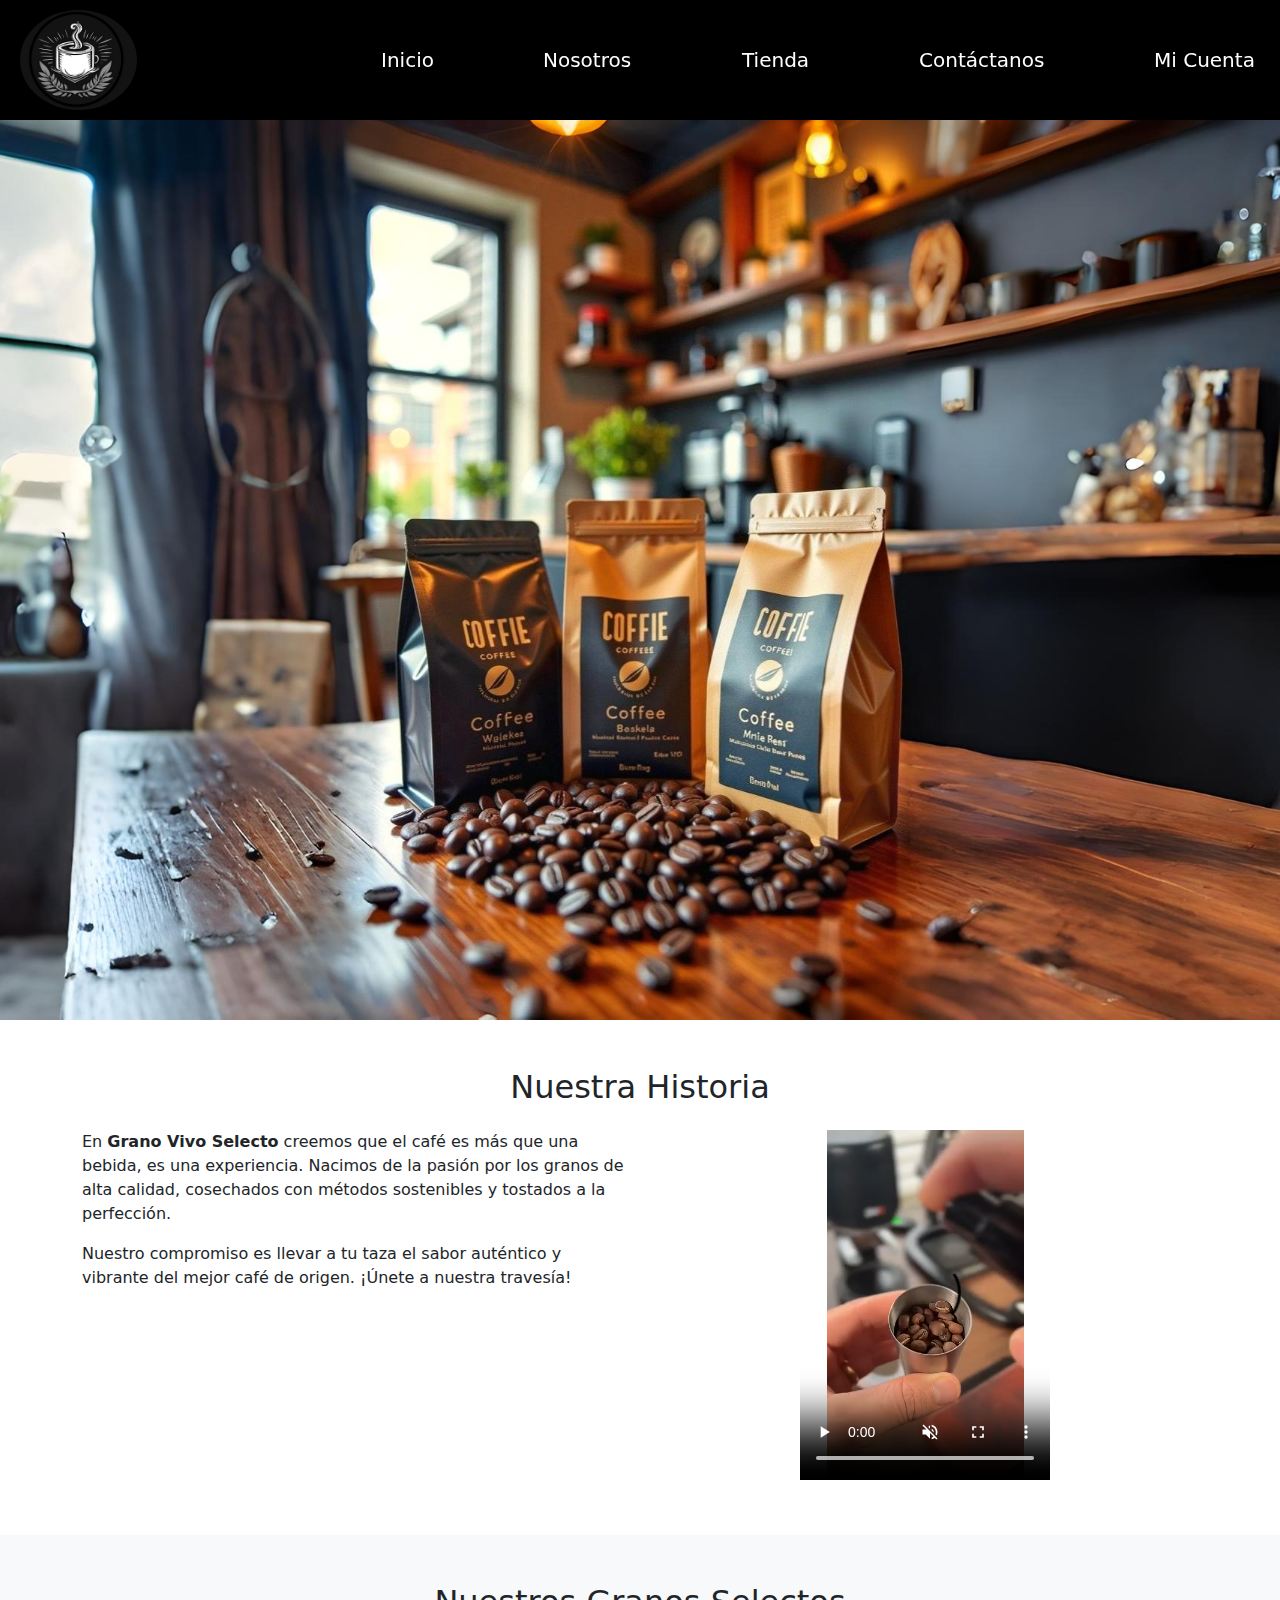
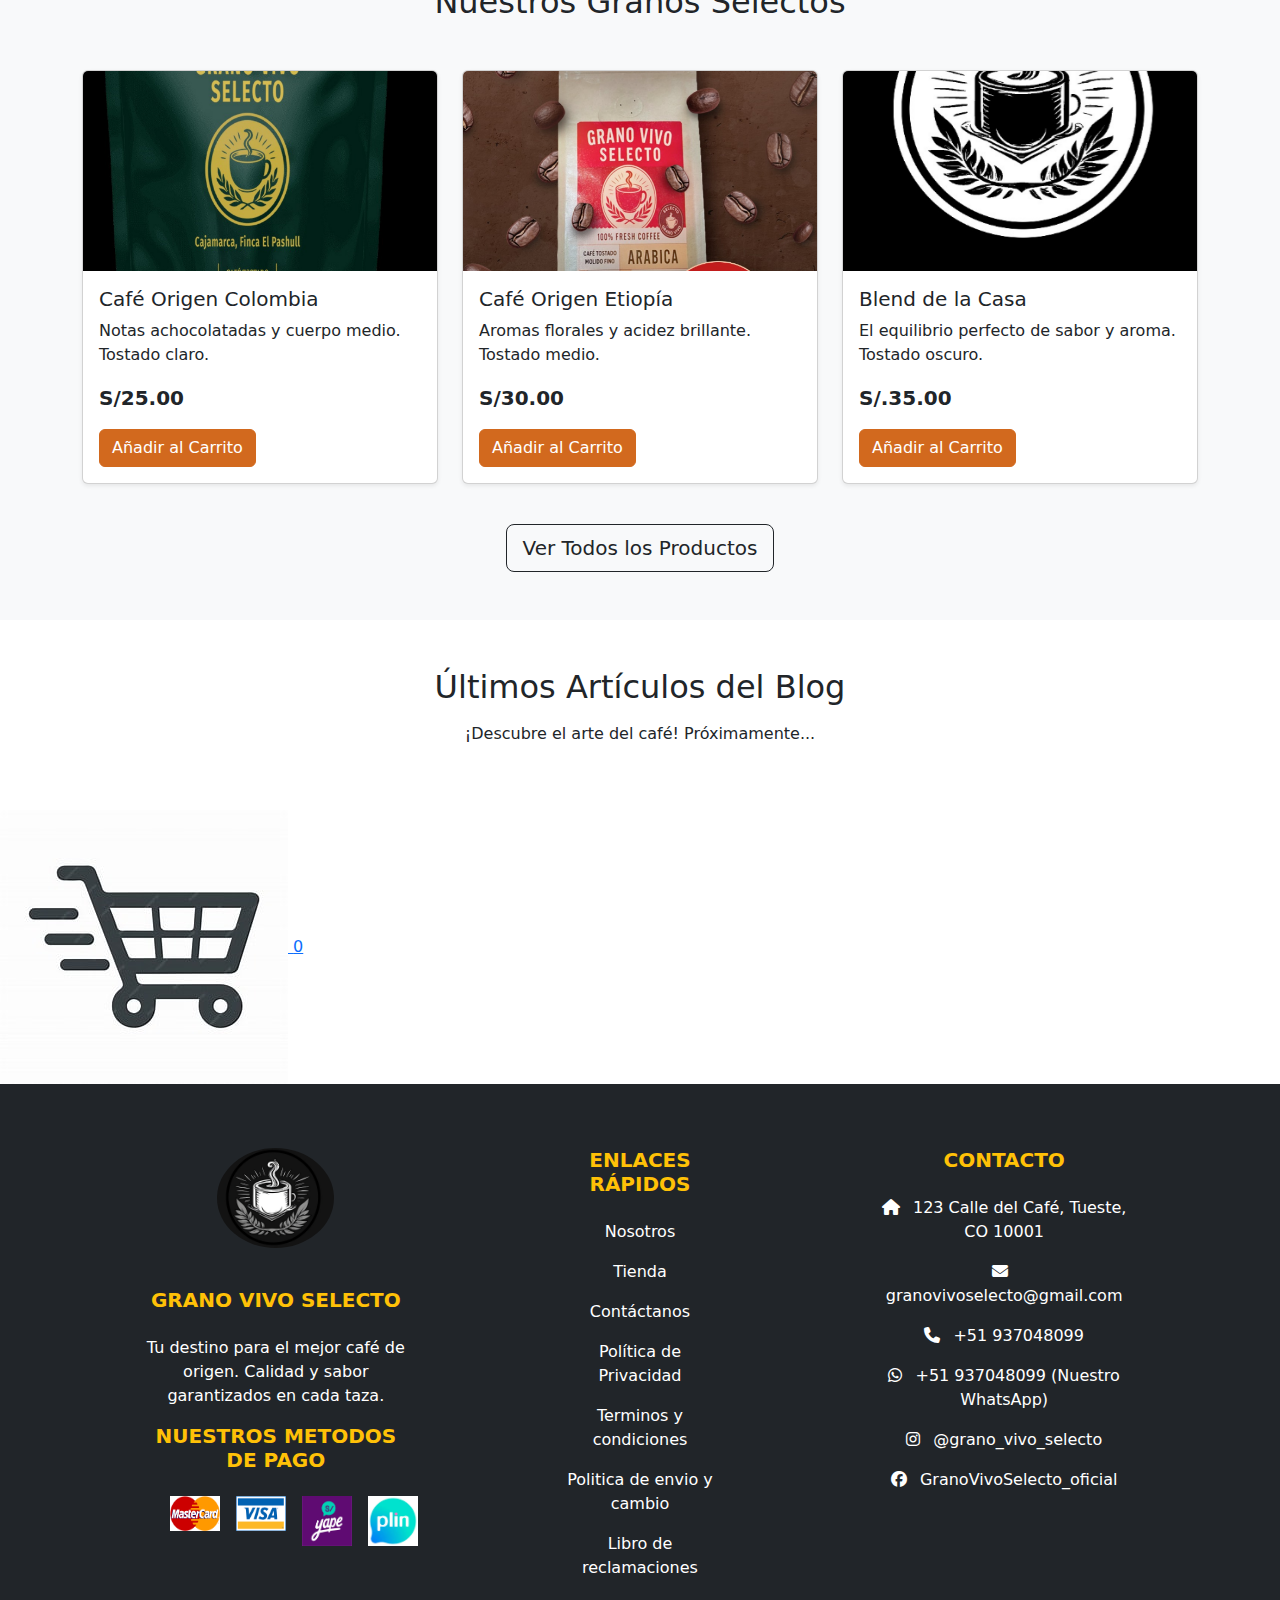
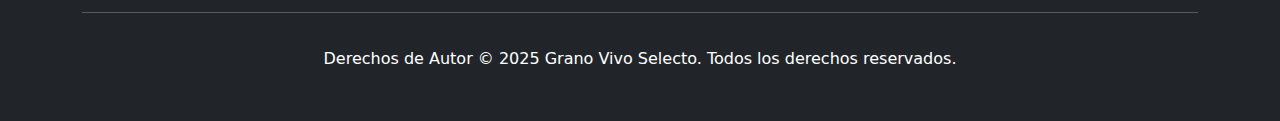
<file: index.html>
<!DOCTYPE html>
<html lang="en">

<head>
    <meta charset="UTF-8">
    <meta http-equiv="X-UA-Compatible" content="IE=edge">
    <meta name="viewport" content="width=device-width, initial-scale=1.0">
    <title>Grano Vivo Selecto</title>

    <link href="https://cdn.jsdelivr.net/npm/bootstrap@5.3.3/dist/css/bootstrap.min.css" rel="stylesheet">
    <link rel="stylesheet" href="https://cdnjs.cloudflare.com/ajax/libs/font-awesome/6.5.2/css/all.min.css">
    <link rel="stylesheet" href="./css/HeaderFooter.css">
    <link rel="stylesheet" href="./css/estilos.css">
    <link rel="stylesheet" href="./css/loader.css">
</head>

<body>
    <div id="site-loader" aria-hidden="true">
        <div class="loader-content">
            <img src="./img/Imagen de WhatsApp 2025-10-06 a las 15.36.05_49e00a52.jpg" alt="logo" class="loader-logo">
            <div class="spinner" role="status" aria-label="Cargando"></div>
        </div>
    </div>

    <!-- HEADER -->
    <div id="header"></div>

    <section id="inicio" class="imagenfondo">
        <main class="container my-5">
            <div class="row">
                <aside class="col-md-3">
            </div>
        </main>
    </section>
    <!-- <section id="inicio" class="imagenfondo">
        <h1> BIENVENIDO AL MUNDO<br> GRANO VIVO SELECTO </h1>
        <h2> Descubre aquí la magia del sabor natural del café </h2>
    </section> -->

    <main>
        <section id="nosotros" class="container py-5">
            <h2 class="text-center mb-4">Nuestra Historia</h2>
            <div class="row">
                <div class="col-md-6">
                    <p>En <strong>Grano Vivo Selecto</strong> creemos que el café es más que una bebida, es una experiencia. Nacimos
                        de la pasión por los granos de alta calidad, cosechados con métodos sostenibles y tostados a la
                        perfección.</p>
                    <p>Nuestro compromiso es llevar a tu taza el sabor auténtico y vibrante del mejor café de origen.
                        ¡Únete a nuestra travesía!</p>
                </div>
                <div class="col-md-6 text-center">
                    <video width="250" height="350" controls autoplay loop muted>
                        <source src="./img/Satisfying Espresso Workflow ASMR.mp4" type="video/mp4">
                        Tu navegador no soporta videos en HTML5.
                    </video>
                </div>
            </div>
        </section>

        <section id="tienda" class="bg-light py-5">
            <div class="container">
                <h2 class="text-center mb-5">Nuestros Granos Selectos</h2>
                <div class="row">
                    <div class="col-md-4 mb-4">
                        <div class="card shadow-sm">
                            <img src="./img/cafe01.png" class="card-img-top" alt="Café Origen Cajamarquino">
                            <div class="card-body">
                                <h5 class="card-title">Café Origen Colombia</h5>
                                <p class="card-text">Notas achocolatadas y cuerpo medio. Tostado claro.</p>
                                <p class="lead fw-bold">S/25.00</p>
                                <a href="#" class="btn btn-primary">Añadir al Carrito</a>
                            </div>
                        </div>
                    </div>

                    <div class="col-md-4 mb-4">
                        <div class="card shadow-sm">
                            <img src="./img/cafe02.png" class="card-img-top" alt="Café Origen Etiopía">
                            <div class="card-body">
                                <h5 class="card-title">Café Origen Etiopía</h5>
                                <p class="card-text">Aromas florales y acidez brillante. Tostado medio.</p>
                                <p class="lead fw-bold">S/30.00</p>
                                <a href="#" class="btn btn-primary">Añadir al Carrito</a>
                            </div>
                        </div>
                    </div>

                    <div class="col-md-4 mb-4">
                        <div class="card shadow-sm">
                            <img src="./img/cafe03.png" class="card-img-top" alt="Blend de la Casa">
                            <div class="card-body">
                                <h5 class="card-title">Blend de la Casa</h5>
                                <p class="card-text">El equilibrio perfecto de sabor y aroma. Tostado oscuro.</p>
                                <p class="lead fw-bold">S/.35.00</p>
                                <a href="#" class="btn btn-primary">Añadir al Carrito</a>
                            </div>
                        </div>
                    </div>
                </div> <!-- /.row -->

                <div class="text-center mt-3">
                    <a href="Tienda.html" class="btn btn-lg btn-outline-dark">Ver Todos los Productos</a>
                </div>
            </div> <!-- /.container -->
        </section>

        <section id="blog" class="container py-5">
            <h2 class="text-center">Últimos Artículos del Blog</h2>
            <p class="text-center mt-3">¡Descubre el arte del café! Próximamente...</p>
        </section>
        <!--
        <section id="contacto" class="container py-5">
            <h2 class="text-center">Contáctanos</h2>

            <form action="#">
                <label for="nombre">Nombre:</label>
                <input type="text" id="nombre" name="nombre" required>
                <label for="apellido">Apellido:</label>
                <input type="text" id="apellido" name="apellido" required>
                <label for="correo">Correo electrónico:</label>
                <input type="email" id="correo" name="correo" required>
                <label for="telefono">Teléfono:</label>
                <input type="tel" id="telefono" name="telefono" required pattern="[0-9]{9}" placeholder="Ej: 987654321">
                <label for="mensaje">Mensaje:</label>
                <textarea id="mensaje" name="mensaje" required placeholder="Escribe tu mensaje aquí..."></textarea>
                <button type="submit">Enviar</button>
            </form>
        </section>
        -->
    </main>

    <a href="Carrito" class="boton-carrito">
        <img src="./img/logocarrito.jpg" alt="carrito de compras" class="carrito">
        <span class="contador-carrito">0</span>
    </a>

    <!-- FOOTER -->
    <div id="footer"></div>

    <script src="https://cdn.jsdelivr.net/npm/bootstrap@5.3.3/dist/js/bootstrap.bundle.min.js"></script>
    <script src="https://code.jquery.com/jquery-3.7.1.min.js"></script>
    <script src="./js/loader.js"></script>
    <script src="js/HFer.js"></script>

</body>

</html>
</file>
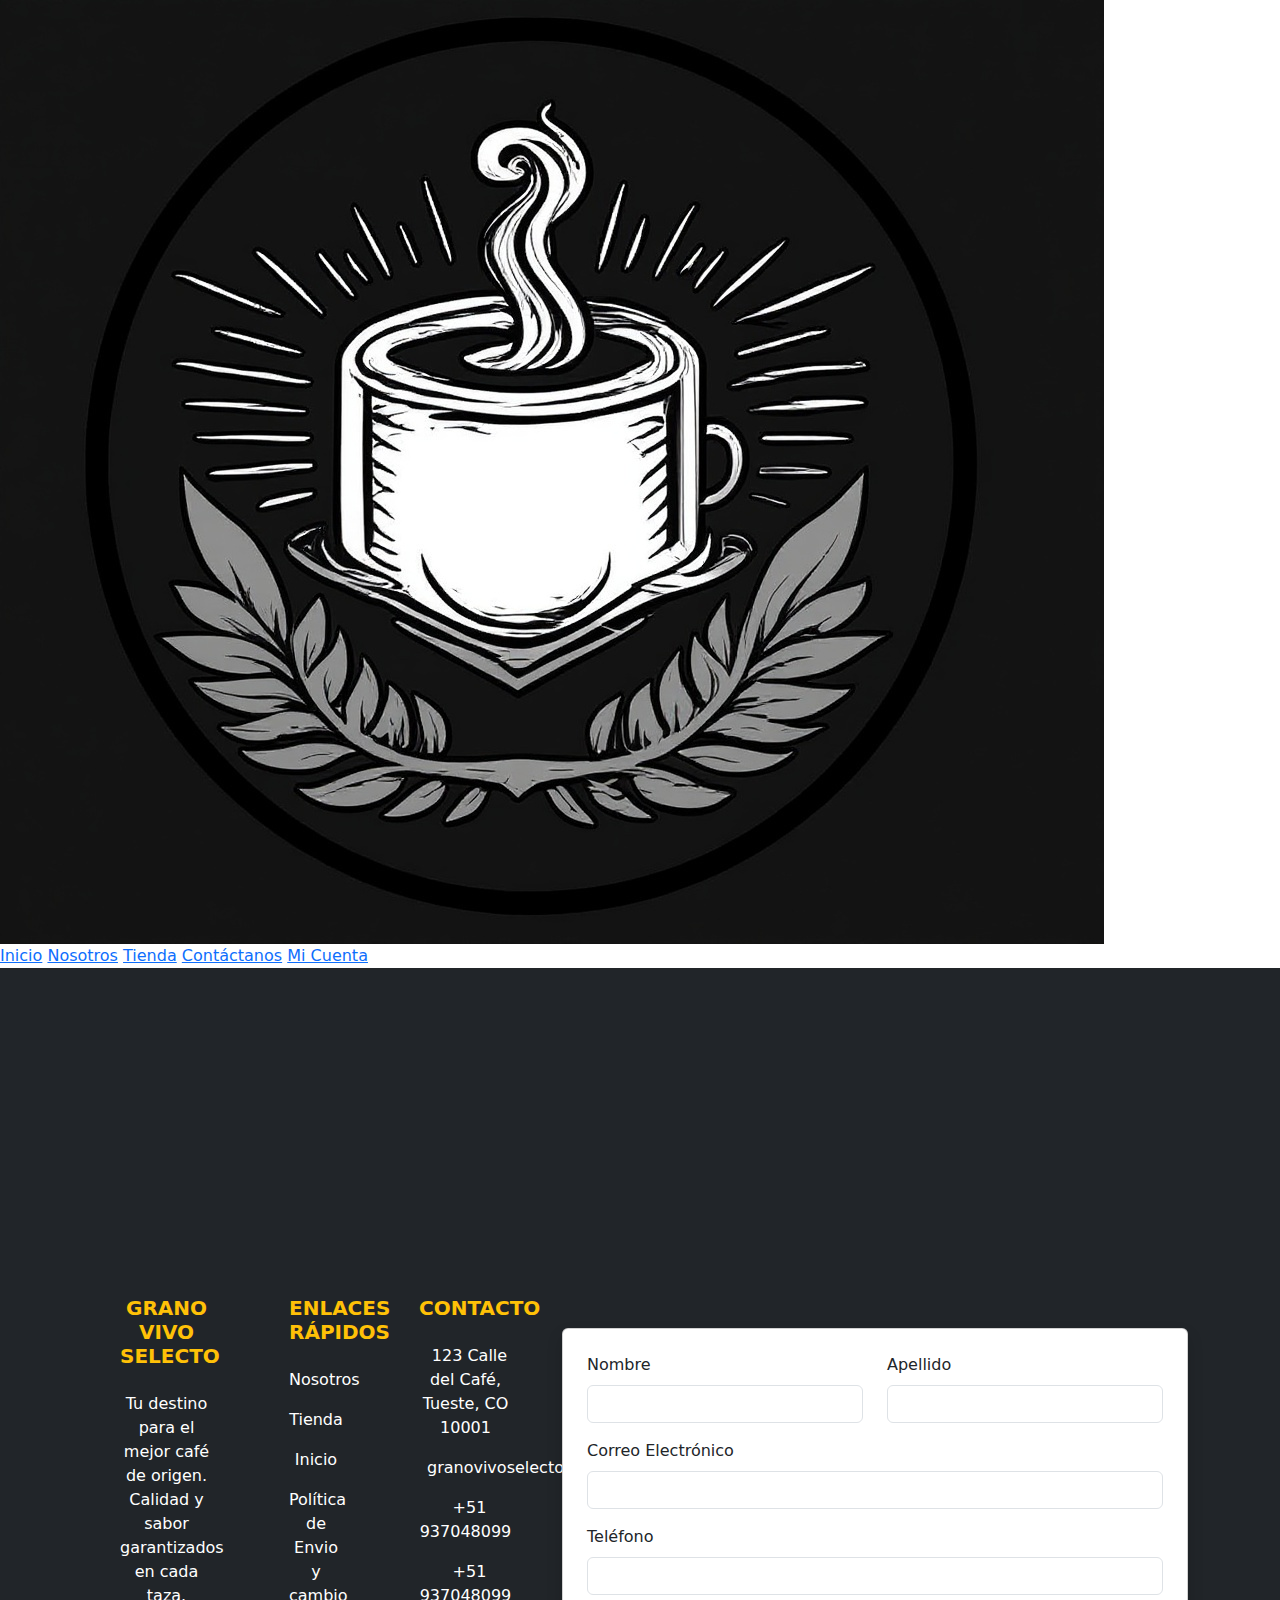
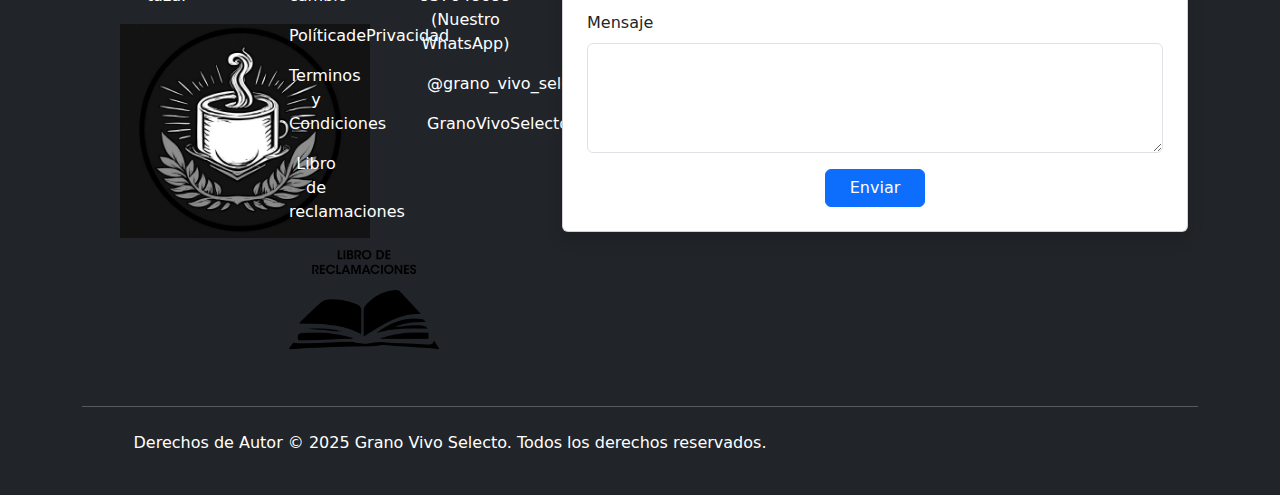
<file: contacto.html>
<!DOCTYPE html>
<html lang="es">

<!-- no hay ningun error en contacto.html -->
<head>
    <meta charset="UTF-8" />
    <meta name="viewport" content="width=device-width, initial-scale=1.0" />
    <title>Contáctanos | Grano Vivo Selecto</title>

    <link href="https://cdn.jsdelivr.net/npm/bootstrap@5.3.3/dist/css/bootstrap.min.css" rel="stylesheet" />
    <link rel="stylesheet" href="./css/contacto.css" />
</head>

<body>
    <div class="barra">
        <img src="./img/Imagen de WhatsApp 2025-10-06 a las 15.36.05_49e00a52.jpg" alt="logo cafe" class="logo" />
        <nav class="menu">
            <a href="./index.html">Inicio</a>
            <a href="./nosotros.html">Nosotros</a>
            <a href="./Tienda.html">Tienda</a>
            <a href="#contacto">Contáctanos</a>
            <a href="./cuenta.html">Mi Cuenta</a>
        </nav>
    </div>

    <div class="contactanos">
        <h1>Contáctanos</h1>
        <p class="lead">
            Estamos aquí para ayudarte. Completa el formulario a continuación y nos
            pondremos en contacto contigo lo antes posible.
        </p>
    </div>

    <!-- ======== FORMULARIO ======== -->
    <div class="container mt-5" style="max-width: 650px">
        <div class="card shadow p-4">
            <form id="form-contacto">
                <div class="row mb-3">
                    <div class="col-md-6">
                        <label for="nombre" class="form-label">Nombre</label>
                        <input type="text" class="form-control" id="nombre" name="nombre" required />
                    </div>
                    <div class="col-md-6">
                        <label for="apellido" class="form-label">Apellido</label>
                        <input type="text" class="form-control" id="apellido" name="apellido" required />
                    </div>
                </div>
                <div class="mb-3">
                    <label for="correo" class="form-label">Correo Electrónico</label>
                    <input type="email" class="form-control" id="correo" name="correo" required />
                </div>
                <div class="mb-3">
                    <label for="telefono" class="form-label">Teléfono</label>
                    <input type="tel" class="form-control" id="telefono" name="telefono" required />
                </div>
                <div class="mb-3">
                    <label for="mensaje" class="form-label">Mensaje</label>
                    <textarea class="form-control" id="mensaje" name="mensaje" rows="4" required></textarea>
                </div>
                <div class="text-center">
                    <button type="submit" class="btn btn-primary px-4">Enviar</button>
                </div>
            </form>
            <div id="alerta" class="alert alert-success mt-3 text-center d-none">
                ¡Gracias por contactarnos! Te responderemos pronto.
            </div>
        </div>
    </div>

    <!-- ======== FOOTER ======== -->
    <footer class="bg-dark text-white pt-5 pb-4">
        <div class="container text-center text-md-left">
            <div class="row text-center text-md-left">
                <div class="col-md-3 col-lg-3 col-xl-3 mx-auto mt-3">
                    <h5 class="text-uppercase mb-4 fw-bold text-warning">
                        Grano Vivo Selecto
                    </h5>
                    <p>
                        Tu destino para el mejor café de origen. Calidad y sabor
                        garantizados en cada taza.
                    </p>
                    <img src="./img/Imagen de WhatsApp 2025-10-06 a las 15.36.05_49e00a52.jpg" 
                  alt="Libro de Reclamaciones"
                 style="width: 250px; margin: top 50px;">
                    </p>
                </div>

                <div class="col-md-2 col-lg-2 col-xl-2 mx-auto mt-3">
                    <h5 class="text-uppercase mb-4 fw-bold text-warning">
                        Enlaces Rápidos
                    </h5>
                    <p>
                        <a href="./nosotros.html" class="text-white" style="text-decoration: none">Nosotros</a>
                    </p>
                    <p>
                        <a href="./Tienda.html" class="text-white" style="text-decoration: none">Tienda</a>
                    </p>
                    <p>
                        <a href="./index.html" class="text-white" style="text-decoration: none">Inicio</a>
                    </p>
                    <p>
                        <a href="./Politicadeenvioycambio.html" class="text-white" style="text-decoration: none">Política de Envio y cambio</a>
                    </p>
                    <p><a href="./PoliticadePrivacidad.html" class="text-white" style="text-decoration: none;">PolíticadePrivacidad</a></p>
                    <p>
                        <a href="./TerminosyCondiciones.html" class="text-white" style="text-decoration: none">Terminos y Condiciones</a>
                    </p>
                    <p><a href="./Librodereclamaciones.html" class="text-white" style="text-decoration: none;">Libro de reclamaciones</a>
                        <img src="./img/LIBRO-RECLAMACIONESpng.png" 
                  alt="Libro de Reclamaciones"
                 style="width: 150px; margin: top 20px;">
                </p>
                </div>

                <div class="col-md-4 col-lg-3 col-xl-3 mx-auto mt-3">
                    <h5 class="text-uppercase mb-4 fw-bold text-warning">Contacto</h5>
                    <p>
                        <i class="fas fa-home me-2"></i> 123 Calle del Café, Tueste, CO
                        10001
                    </p>
                    <p>
                        <i class="fas fa-envelope me-2"></i> granovivoselecto@gmail.com
                    </p>
                    <p><i class="fas fa-phone me-2"></i> +51 937048099</p>
                    <p>
                        <i class="fab fa-whatsapp me-2"></i> +51 937048099 (Nuestro
                        WhatsApp)
                    </p>
                    <p><i class="fab fa-instagram me-2"></i> @grano_vivo_selecto</p>
                    <p><i class="fab fa-facebook me-2"></i> GranoVivoSelecto_oficial</p>
                </div>
            </div>

            <hr class="mb-4" />
            <div class="row align-items-center">
                <div class="col-md-7 col-lg-8">
                    <p>
                        Derechos de Autor © 2025 Grano Vivo Selecto. Todos los derechos
                        reservados.
                    </p>
                </div>
                <div class="col-md-5 col-lg-4"></div>
            </div>
        </div>
    </footer>

    <!-- ======== SCRIPTS ======== -->
    <script src="https://cdn.jsdelivr.net/npm/bootstrap@5.3.3/dist/js/bootstrap.bundle.min.js"></script>
    <script>
        // Mensaje de confirmación del formulario
        document
            .getElementById("form-contacto")
            .addEventListener("submit", function (e) {
                e.preventDefault();
                const alerta = document.getElementById("alerta");
                alerta.classList.remove("d-none");
                this.reset();
                setTimeout(() => {
                    alerta.classList.add("d-none");
                }, 4000);
            });
    </script>
</body>

</html>
</file>
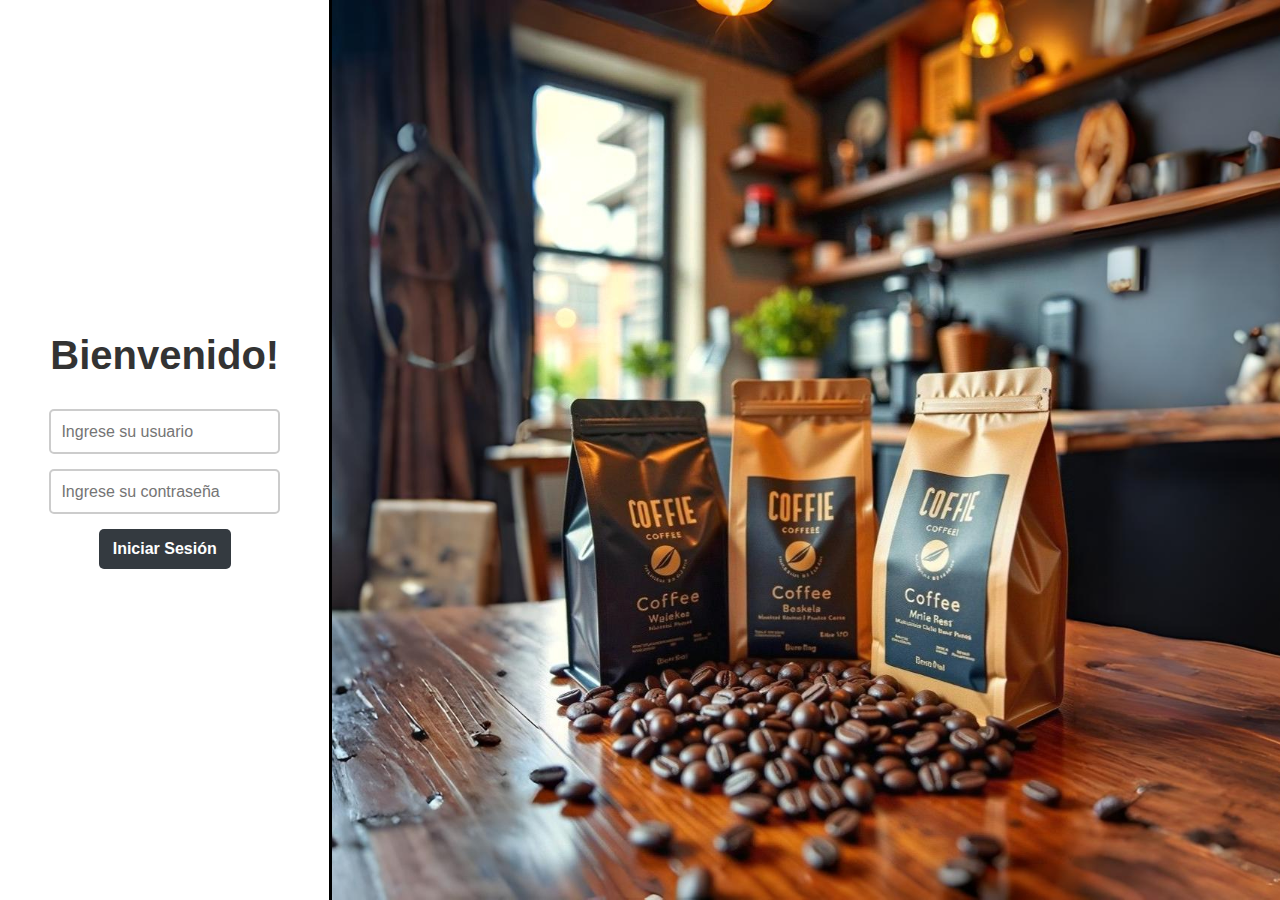
<file: cuenta.html>
<!DOCTYPE html>
<html lang="en">

<head>
    <meta charset="UTF-8">
    <meta name="viewport" content="width=device-width, initial-scale=1.0">
    <title>Iniciar Sesion</title>
    <link rel="stylesheet" href="https://cdn.jsdelivr.net/npm/bootstrap@5.3.8/dist/css/bootstrap.min.css">
    <link rel="stylesheet" href="./css/login.css">
</head>

<body>
    <div class="contenedor-principal">
        <!-- Sección izquierda -->
        <div class="login-panel">
            <h1>Bienvenido!</h1>
            <input class="inputUsuario" id="usuario" type="text" placeholder="Ingrese su usuario">
            <input class="inputPassword" id="password" type="password" placeholder="Ingrese su contraseña">
            <button class="iniciarsesion" id="btnIniciarSesion">Iniciar Sesión</button>
        </div>

        <!-- Sección derecha -->
        <div class="imagen-panel">
            <img src="./img/imagenfondocafe3.jpg" alt="Imagen de fondo">
        </div>
    </div>
</body>

</html>
</file>
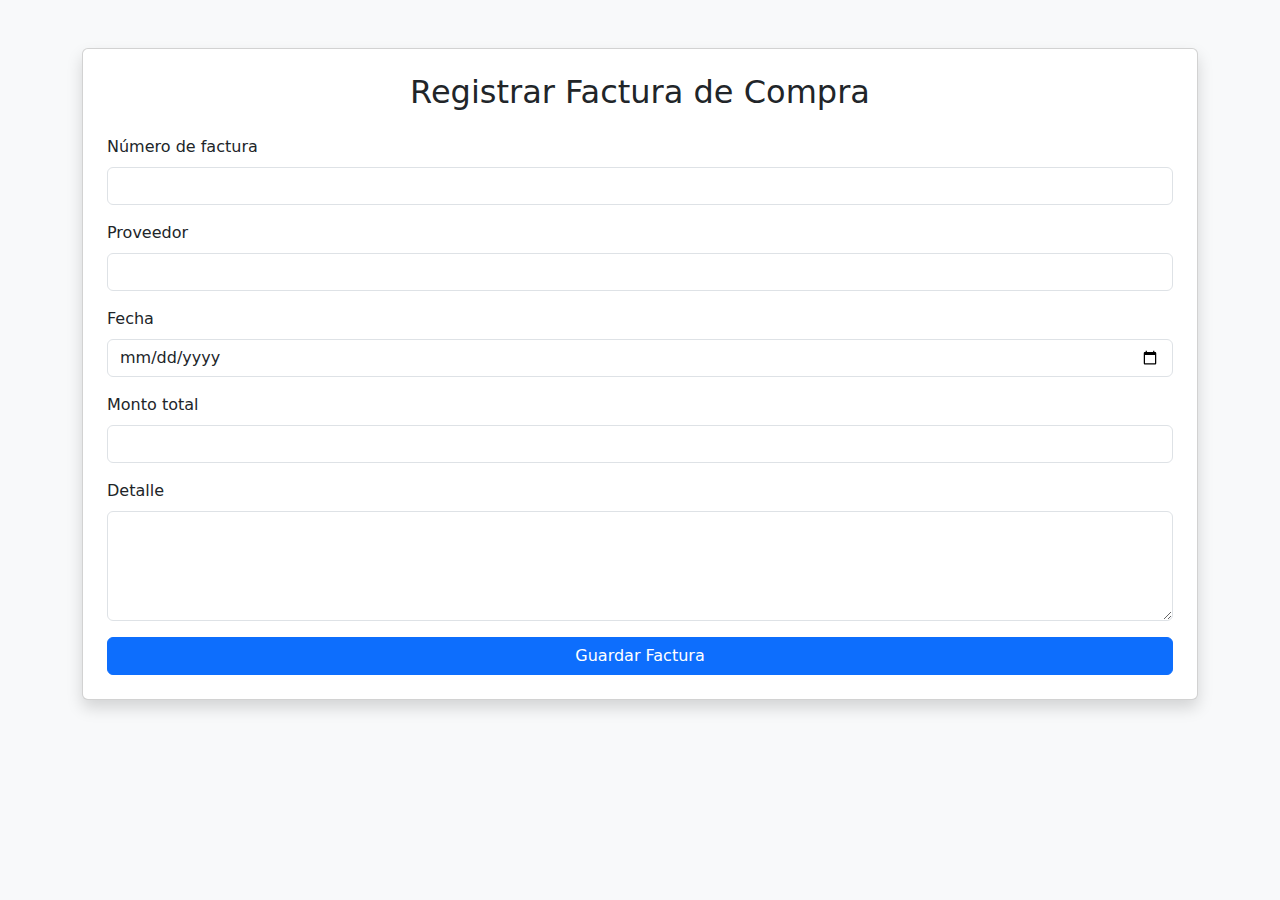
<file: Factura.html>
<!DOCTYPE html>
<html lang="es">
<head>
    <meta charset="UTF-8">
    <title>Registrar Factura | Grano Vivo Selecto</title>
    <link href="https://cdn.jsdelivr.net/npm/bootstrap@5.3.3/dist/css/bootstrap.min.css" rel="stylesheet">
</head>

<body class="bg-light">

<div class="container mt-5">
    <div class="card shadow p-4">
        <h2 class="text-center mb-4">Registrar Factura de Compra</h2>

        <form id="formFactura">
            <div class="mb-3">
                <label class="form-label">Número de factura</label>
                <input type="text" class="form-control" id="numeroFactura" required>
            </div>

            <div class="mb-3">
                <label class="form-label">Proveedor</label>
                <input type="text" class="form-control" id="proveedor" required>
            </div>

            <div class="mb-3">
                <label class="form-label">Fecha</label>
                <input type="date" class="form-control" id="fecha" required>
            </div>

            <div class="mb-3">
                <label class="form-label">Monto total</label>
                <input type="number" class="form-control" id="monto" required>
            </div>

            <div class="mb-3">
                <label class="form-label">Detalle</label>
                <textarea class="form-control" id="detalle" rows="4"></textarea>
            </div>

            <button class="btn btn-primary w-100" type="submit">Guardar Factura</button>
        </form>

        <div id="alerta" class="alert alert-success mt-3 text-center d-none">
            ✅ Factura registrada (modo prueba).<br>
            ✨ Nota: Esta versión aún no guarda en base de datos.
        </div>
    </div>
</div>

<script>
document.getElementById("formFactura").addEventListener("submit", function(e){
    e.preventDefault();
    document.getElementById("alerta").classList.remove("d-none");
    this.reset();
});
</script>

</body>
</html>
</file>
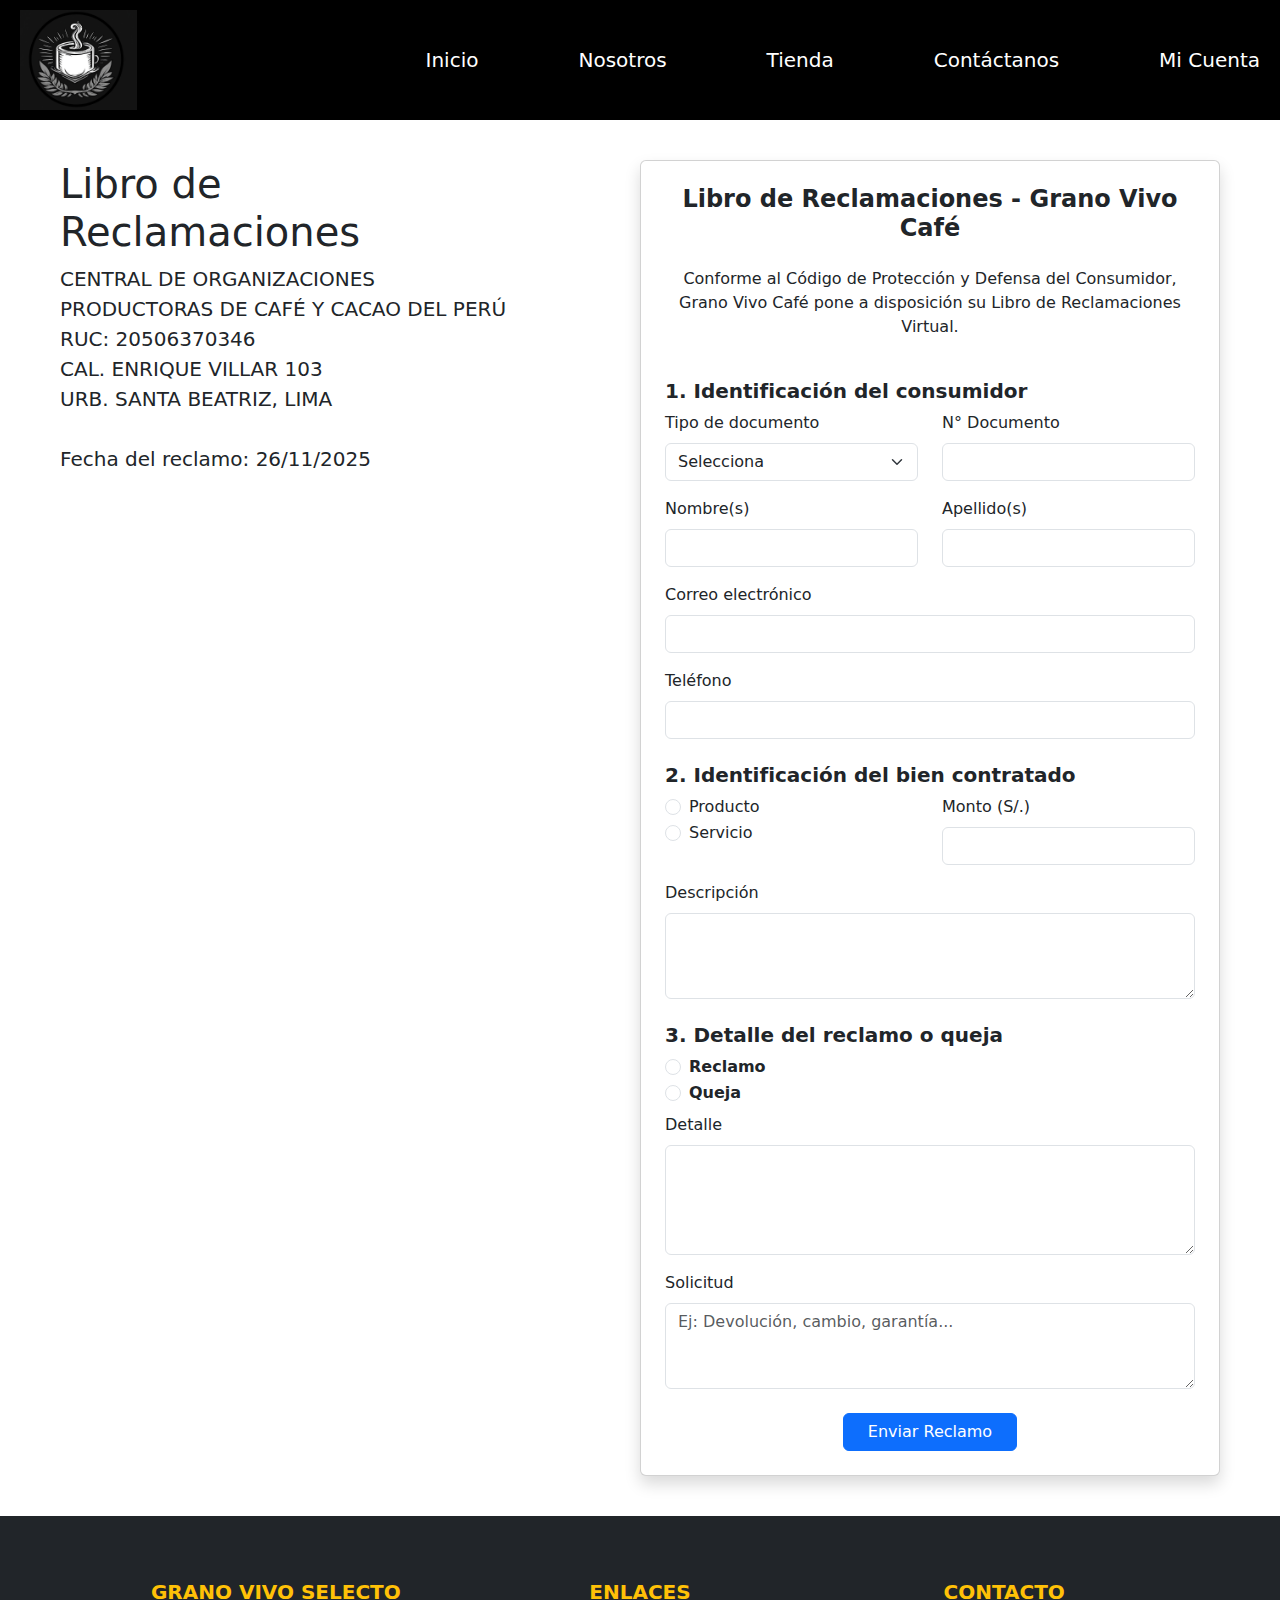
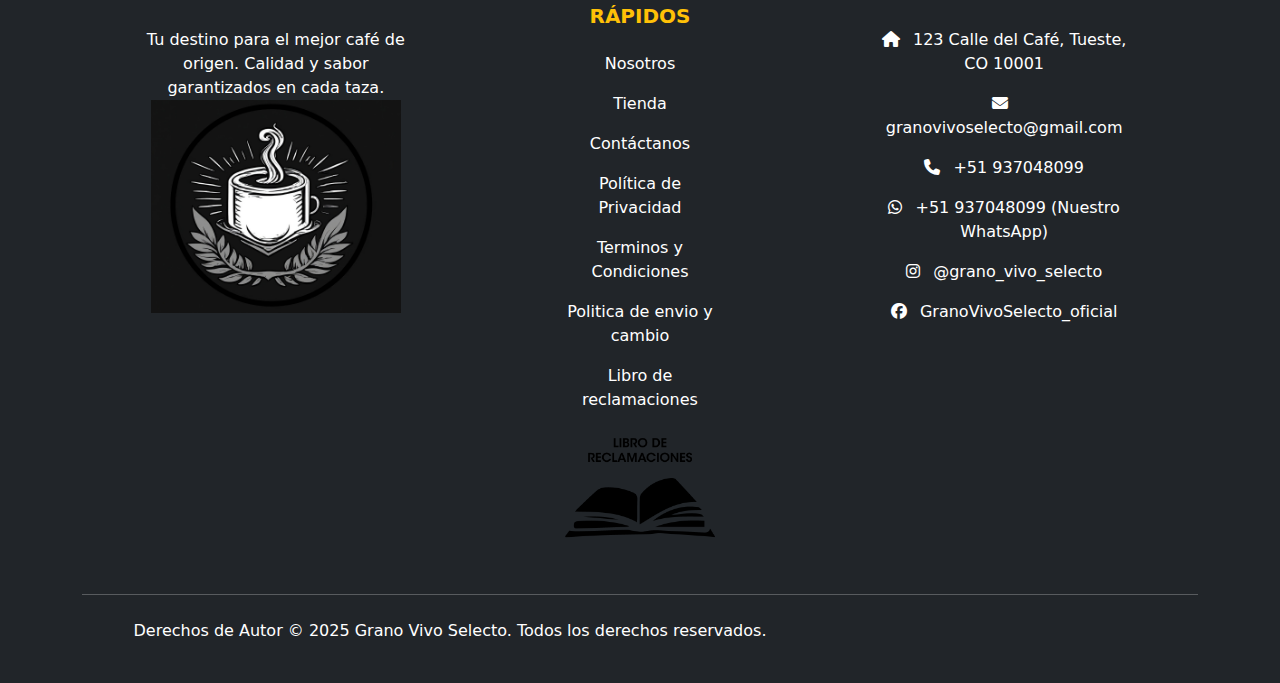
<file: Librodereclamaciones.html>
<!DOCTYPE html>
<html lang="es">
<head>
    <meta charset="UTF-8">
    <meta name="viewport" content="width=device-width, initial-scale=1.0">
    <title>Libro de Reclamaciones</title>

    <link href="https://cdn.jsdelivr.net/npm/bootstrap@5.3.3/dist/css/bootstrap.min.css" rel="stylesheet">
    <link rel="stylesheet" href="https://cdnjs.cloudflare.com/ajax/libs/font-awesome/6.5.2/css/all.min.css">

    <!-- TU CSS -->
    <link rel="stylesheet" href="./css/Librodereclamaciones.css">
</head>

<body>

    <!-- BARRA DE MENÚ -->
    <div class="barra">
        <img src="./img/Imagen de WhatsApp 2025-10-06 a las 15.36.05_49e00a52.jpg" alt="logo cafe" class="logo">
        <nav class="menu">
            <a href="./index.html">Inicio</a>
            <a href="./nosotros.html">Nosotros</a>
            <a href="./Tienda.html">Tienda</a>
            <a href="./contacto.html">Contáctanos</a>
            <a href="./cuenta.html">Mi Cuenta</a>
        </nav>
    </div>

    <!-- CONTENEDOR IZQUIERDA + DERECHA -->
    <div class="reclamo-wrapper">

        <!-- IZQUIERDA -->
        <div class="Librodereclamaciones">
            <h1>Libro de Reclamaciones</h1>
            <p class="lead">
                CENTRAL DE ORGANIZACIONES PRODUCTORAS DE CAFÉ Y CACAO DEL PERÚ <br>
                RUC: 20506370346 <br>
                CAL. ENRIQUE VILLAR 103 <br>
                URB. SANTA BEATRIZ, LIMA <br><br>
                <strong>Fecha del reclamo:</strong> 26/11/2025
            </p>
        </div>

        <!-- DERECHA (FORMULARIO) -->
        <div class="formulario-reclamo">
            <div class="card shadow p-4">

                <h4 class="text-center mb-4 fw-bold">Libro de Reclamaciones - Grano Vivo Café</h4>
                <p class="text-center">
                    Conforme al Código de Protección y Defensa del Consumidor, Grano Vivo Café pone a disposición su Libro de Reclamaciones Virtual.
                </p>

                <form id="form-reclamo">

                    <!-- 1. DATOS DEL CONSUMIDOR -->
                    <h5 class="fw-bold mt-4">1. Identificación del consumidor</h5>

                    <div class="row mb-3">
                        <div class="col-md-6">
                            <label class="form-label">Tipo de documento</label>
                            <select class="form-select" required>
                                <option value="">Selecciona</option>
                                <option value="DNI">DNI</option>
                                <option value="CE">Carné de Extranjería</option>
                                <option value="PAS">Pasaporte</option>
                            </select>
                        </div>

                        <div class="col-md-6">
                            <label class="form-label">N° Documento</label>
                            <input type="text" class="form-control" required>
                        </div>
                    </div>

                    <div class="row mb-3">
                        <div class="col-md-6">
                            <label class="form-label">Nombre(s)</label>
                            <input type="text" class="form-control" required>
                        </div>

                        <div class="col-md-6">
                            <label class="form-label">Apellido(s)</label>
                            <input type="text" class="form-control" required>
                        </div>
                    </div>

                    <div class="mb-3">
                        <label class="form-label">Correo electrónico</label>
                        <input type="email" class="form-control" required>
                    </div>

                    <div class="mb-3">
                        <label class="form-label">Teléfono</label>
                        <input type="tel" class="form-control" required>
                    </div>

                    <!-- 2. BIEN -->
                    <h5 class="fw-bold mt-4">2. Identificación del bien contratado</h5>

                    <div class="row mb-3">
                        <div class="col-md-6">
                            <div class="form-check">
                                <input class="form-check-input" type="radio" name="bien" required>
                                <label class="form-check-label">Producto</label>
                            </div>

                            <div class="form-check">
                                <input class="form-check-input" type="radio" name="bien">
                                <label class="form-check-label">Servicio</label>
                            </div>
                        </div>

                        <div class="col-md-6">
                            <label class="form-label">Monto (S/.)</label>
                            <input type="number" step="0.01" class="form-control" required>
                        </div>
                    </div>

                    <div class="mb-3">
                        <label class="form-label">Descripción</label>
                        <textarea class="form-control" rows="3" required></textarea>
                    </div>

                    <!-- 3. RECLAMO -->
                    <h5 class="fw-bold mt-4">3. Detalle del reclamo o queja</h5>

                    <div class="form-check">
                        <input class="form-check-input" type="radio" name="tipoReclamo" required>
                        <label class="form-check-label fw-bold">Reclamo</label>
                    </div>

                    <div class="form-check mb-2">
                        <input class="form-check-input" type="radio" name="tipoReclamo">
                        <label class="form-check-label fw-bold">Queja</label>
                    </div>

                    <div class="mb-3">
                        <label class="form-label">Detalle</label>
                        <textarea class="form-control" rows="4" required></textarea>
                    </div>

                    <div class="mb-3">
                        <label class="form-label">Solicitud</label>
                        <textarea class="form-control" rows="3" placeholder="Ej: Devolución, cambio, garantía..." required></textarea>
                    </div>

                    <!-- ENVIAR -->
                    <div class="text-center mt-4">
                        <button class="btn btn-primary px-4">Enviar Reclamo</button>
                    </div>

                </form>

                <div id="alerta" class="alert alert-success mt-3 text-center d-none">
                    ¡Tu reclamo ha sido registrado!
                </div>

            </div>
        </div>

    </div>


    <footer class="bg-dark text-white pt-5 pb-4">
        <div class="container text-center text-md-left">
            <div class="row text-center text-md-left">

                <div class="col-md-3 col-lg-3 col-xl-3 mx-auto mt-3">
                    <h5 class="text-uppercase mb-4 fw-bold text-warning">Grano Vivo Selecto</h5>
                    <p>Tu destino para el mejor café de origen. Calidad y sabor garantizados en cada taza.
                        <br>
                <img src="./img/Imagen de WhatsApp 2025-10-06 a las 15.36.05_49e00a52.jpg" 
                  alt="Libro de Reclamaciones"
                 style="width: 250px; margin: top 50px;">
                    </p>
                </div>

                <div class="col-md-2 col-lg-2 col-xl-2 mx-auto mt-3">
                    <h5 class="text-uppercase mb-4 fw-bold text-warning">Enlaces Rápidos</h5>
                    <p><a href="./nosotros.html" class="text-white" style="text-decoration: none;">Nosotros</a></p>
                    <p><a href="./Tienda.html" class="text-white" style="text-decoration: none;">Tienda</a></p>
                    <p><a href="./contacto.html" class="text-white" style="text-decoration: none;">Contáctanos</a></p>
                    <p><a href="./PoliticadePrivacidad.html" class="text-white" style="text-decoration: none;">Política de Privacidad</a></p>
                    <p><a href="./TerminosyCondiciones.html" class="text-white" style="text-decoration: none;">Terminos y Condiciones</a></p> 
                    <p><a href="./Politicadeenvioycambio.html" class="text-white" style="text-decoration: none;">Politica de envio y cambio</a></p>   
                    <p><a href="./Librodereclamaciones.html" class="text-white" style="text-decoration: none;">Libro de reclamaciones</a>
                    <br>
                <img src="./img/LIBRO-RECLAMACIONESpng.png" 
                  alt="Libro de Reclamaciones"
                 style="width: 150px; margin: top 20px;">
                </p>
                </div>

                <div class="col-md-4 col-lg-3 col-xl-3 mx-auto mt-3">
                    <h5 class="text-uppercase mb-4 fw-bold text-warning">Contacto</h5>
                    <p><i class="fas fa-home me-2"></i> 123 Calle del Café, Tueste, CO 10001</p>
                    <p><i class="fas fa-envelope me-2"></i> granovivoselecto@gmail.com</p>
                    <p><i class="fas fa-phone me-2"></i> +51 937048099</p>
                    <p><i class="fab fa-whatsapp me-2"></i> +51 937048099 (Nuestro WhatsApp)</p>
                    <p><i class="fab fa-instagram me-2"></i> @grano_vivo_selecto</p>
                    <p><i class="fab fa-facebook me-2"></i> GranoVivoSelecto_oficial</p>

                </div>
            </div>

            <hr class="mb-4">
            <div class="row align-items-center">
                <div class="col-md-7 col-lg-8">
                    <p>Derechos de Autor © 2025 Grano Vivo Selecto. Todos los derechos reservados.</p>
                </div>
                <div class="col-md-5 col-lg-4">
                </div>
            </div>
        </div>
    </footer>
<script src="https://cdn.jsdelivr.net/npm/bootstrap@5.3.3/dist/js/bootstrap.bundle.min.js"></script>
    <script>
        // Mensaje de confirmación del formulario
        document
            .getElementById("form-reclamo")
            .addEventListener("submit", function (e) {
                e.preventDefault();
                const alerta = document.getElementById("alerta");
                alerta.classList.remove("d-none");
                this.reset();
                setTimeout(() => {
                    alerta.classList.add("d-none");
                }, 4000);
            });
    </script>
</body>
</html>
</file>
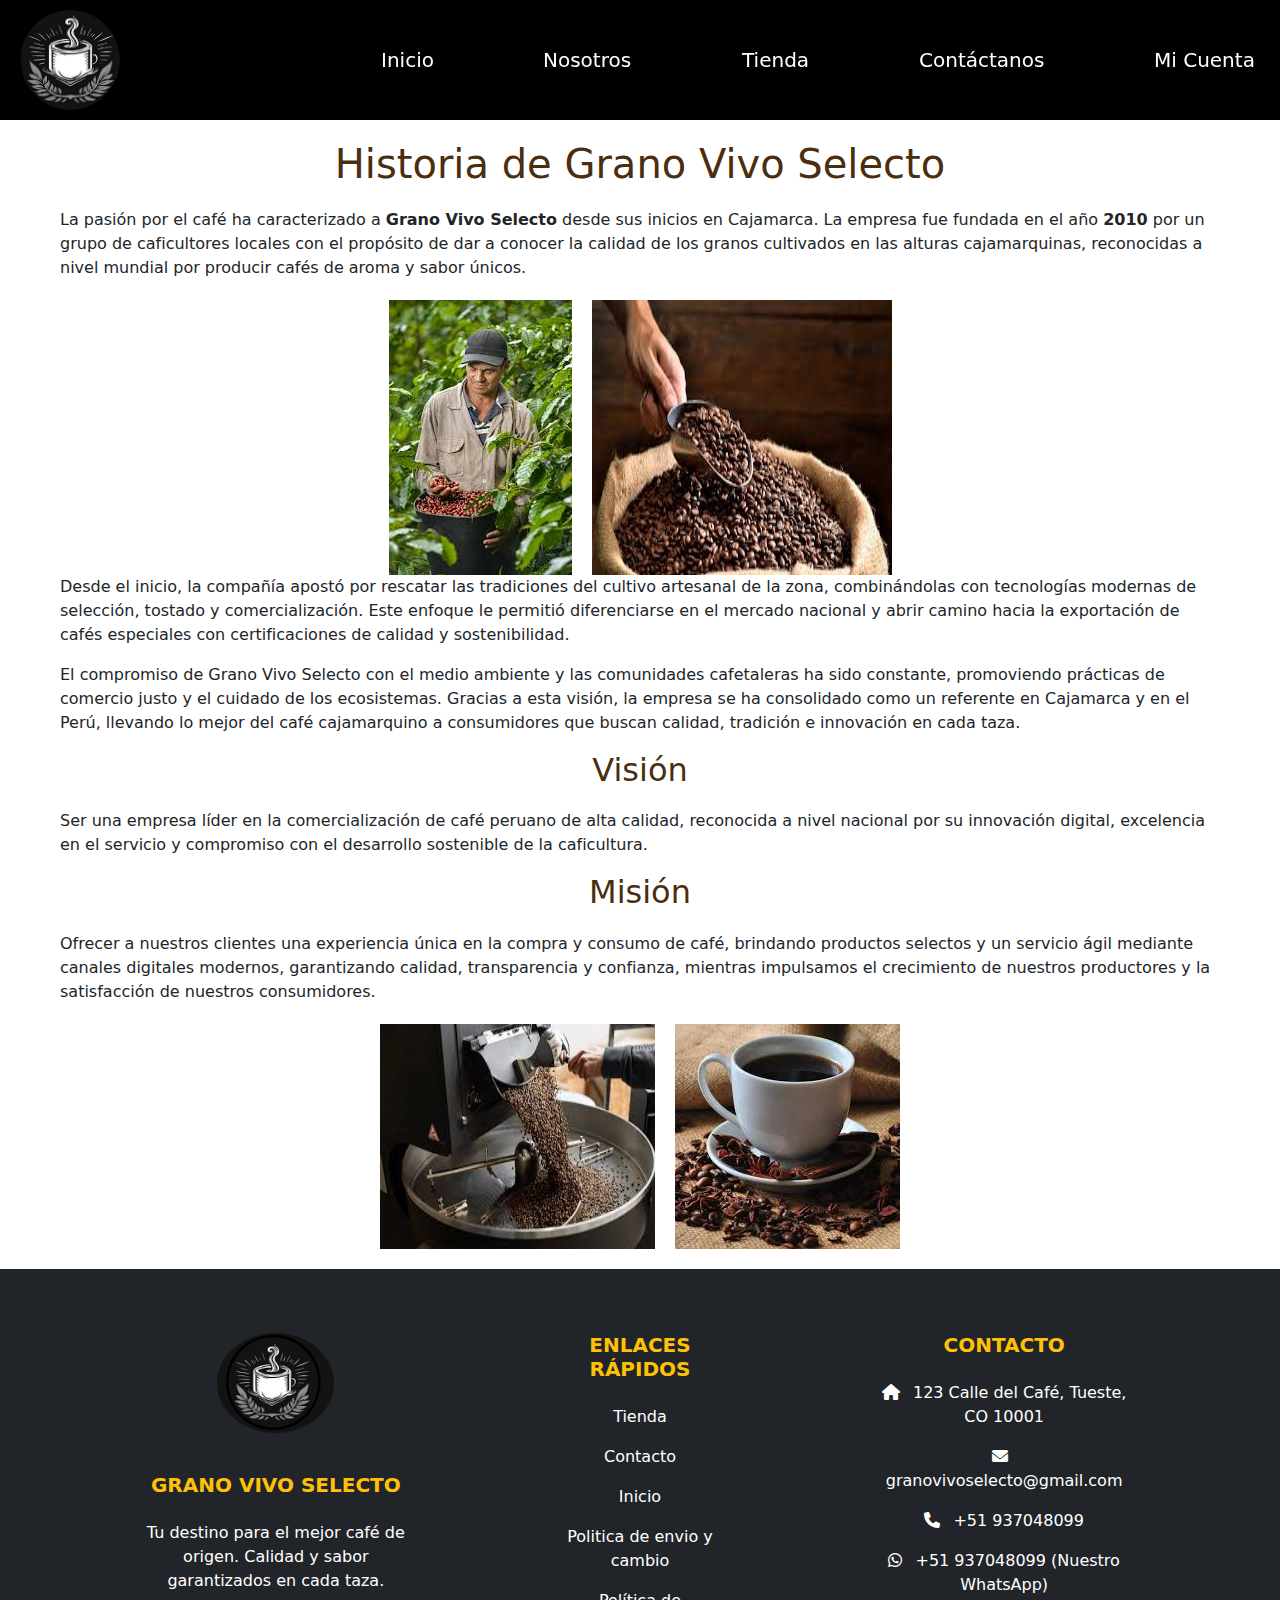
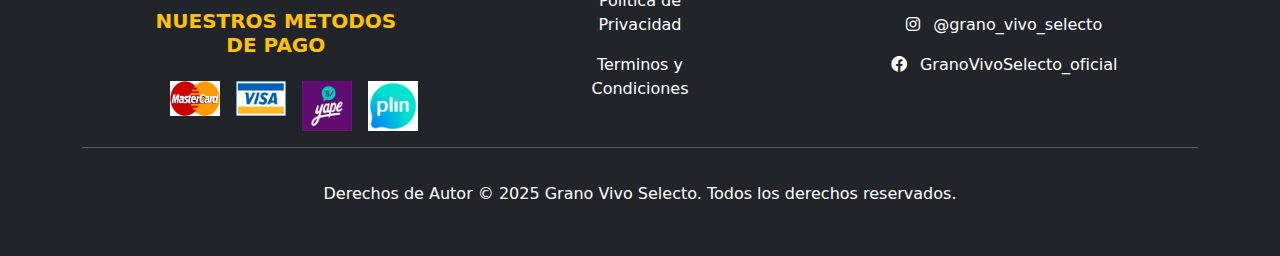
<file: nosotros.html>
<!DOCTYPE html>
<html lang="es">

<head>
    <meta charset="UTF-8">
    <meta name="viewport" content="width=device-width, initial-scale=1.0">
    <title>Historia de Grano Vivo Selecto | Grano Vivo Selecto</title>
    <link href="https://cdn.jsdelivr.net/npm/bootstrap@5.1.3/dist/css/bootstrap.min.css" rel="stylesheet">
    <link href="https://cdnjs.cloudflare.com/ajax/libs/font-awesome/6.0.0/css/all.min.css" rel="stylesheet">
    <link rel="stylesheet" href="./css/nosotros.css">
    <link rel="stylesheet" href="./css/HeaderFooter.css">
</head>

<body>
    <div class="barra">
        <img src="./img/cafecito(01).png" ogo cafe" class="logo">
        <nav class="menu">
            <a href="./index.html">Inicio</a>
            <a href="#nosotros">Nosotros</a>
            <a href="./Tienda.html">Tienda</a>
            <a href="./contacto.html">Contáctanos</a>
            <a href="./cuenta.html">Mi Cuenta</a>
        </nav>
    </div>

    <div class="contenido" id="inicio">
        <h1>Historia de Grano Vivo Selecto</h1>

        <div class="Texto-imagen">
            <div class="Texto">

                <p>La pasión por el café ha caracterizado a <strong>Grano Vivo Selecto</strong> desde sus inicios en
                    Cajamarca.
                    La empresa fue fundada en el año <strong>2010</strong> por un grupo de caficultores locales con el
                    propósito
                    de dar a conocer la calidad de los granos cultivados en las alturas cajamarquinas, reconocidas a
                    nivel
                    mundial por producir cafés de aroma y sabor únicos.</p>
            </div>

            <div class="imagenes">
                <img src="./img/imgCaficultor.png" alt="Caficultores de Cajamarca">
                <img src="./img/imgCafe.png" alt="Granos de café">
            </div>
        </div>
        <div class="Texto">
            <p>Desde el inicio, la compañía apostó por rescatar las tradiciones del cultivo artesanal de la zona,
                combinándolas con tecnologías modernas de selección, tostado y comercialización. Este enfoque le
                permitió
                diferenciarse en el mercado nacional y abrir camino hacia la exportación de cafés especiales con
                certificaciones de calidad y sostenibilidad.</p>

            <p>El compromiso de Grano Vivo Selecto con el medio ambiente y las comunidades cafetaleras ha sido
                constante,
                promoviendo prácticas de comercio justo y el cuidado de los ecosistemas. Gracias a esta visión, la
                empresa
                se ha consolidado como un referente en Cajamarca y en el Perú, llevando lo mejor del café cajamarquino a
                consumidores que buscan calidad, tradición e innovación en cada taza.</p>
        </div>
        <h2>Visión</h2>
        <div class="Texto">
            <p>Ser una empresa líder en la comercialización de café peruano de alta calidad, reconocida a nivel nacional
                por
                su innovación digital, excelencia en el servicio y compromiso con el desarrollo sostenible de la
                caficultura.</p>
        </div>

        <h2>Misión</h2>
        <div class="Texto">
            <p>Ofrecer a nuestros clientes una experiencia única en la compra y consumo de café, brindando productos
                selectos y un servicio ágil mediante canales digitales modernos, garantizando calidad, transparencia y
                confianza, mientras impulsamos el crecimiento de nuestros productores y la satisfacción de nuestros
                consumidores.</p>
        </div>
        <div class="imagenes">
            <img src="./img/imgTostado.png" alt="Tostado del café">
            <img src="./img/imgTazaCafe.png" alt="Café servido">
        </div>
    </div>
    <footer class="bg-dark text-white pt-5 pb-4">
        <div class="container text-center text-md-left">
            <div class="row text-center text-md-left">

                <div class="col-md-3 col-lg-3 col-xl-3 mx-auto mt-3">
                    <img src="./img/Imagen de WhatsApp 2025-10-06 a las 15.36.05_49e00a52.jpg" alt="logo cafe"
                        class="logo">
                    <p>
                        <br>
                    </p>
                    <h5 class="text-uppercase mb-4 fw-bold text-warning">Grano Vivo Selecto</h5>
                    <p>Tu destino para el mejor café de origen. Calidad y sabor garantizados en cada taza.</p>
                    <h5 class="text-uppercase mb-4 fw-bold text-warning">Nuestros metodos de pago</h5>
                    <div class="d-flex gap-3" style="padding-left: 25px;">
                        <img src="./img/mastercard.png" alt="mastercard.png" style="width: 50px; height: 35px;">
                        <img src="./img/visa.png" alt="mastercard.png" style="width: 50px; height: 35px;">
                        <img src="./img/yape.png" alt="mastercard.png" style="width: 50px;">
                        <img src="./img/plin.jpg" alt="mastercard.png" style="width: 50px;">
                    </div>
                </div>

                <div class="col-md-2 col-lg-2 col-xl-2 mx-auto mt-3">
                    <h5 class="text-uppercase mb-4 fw-bold text-warning">Enlaces Rápidos</h5>
                    <p><a href="./Tienda.html" class="text-white" style="text-decoration: none;">Tienda</a></p>
                    <p><a href="./contacto.html" class="text-white" style="text-decoration: none;">Contacto</a></p>
                    <p><a href="./index.html" class="text-white" style="text-decoration: none;">Inicio</a></p>
                    <p><a href="./Politicadeenvioycambio.html" class="text-white"
                            style="text-decoration: none;">Politica de envio y cambio</a></p>
                    <p><a href="./PoliticadePrivacidad.html" class="text-white" style="text-decoration: none;">Política
                            de Privacidad</a></p>
                    <p><a href="./TerminosyCondiciones.html" class="text-white" style="text-decoration: none;">Terminos
                            y Condiciones</a></p>
                </div>

                <div class="col-md-4 col-lg-3 col-xl-3 mx-auto mt-3">
                    <h5 class="text-uppercase mb-4 fw-bold text-warning">Contacto</h5>
                    <p><i class="fas fa-home me-2"></i> 123 Calle del Café, Tueste, CO 10001</p>
                    <p><i class="fas fa-envelope me-2"></i> granovivoselecto@gmail.com</p>
                    <p><i class="fas fa-phone me-2"></i> +51 937048099</p>
                    <p><i class="fab fa-whatsapp me-2"></i> +51 937048099 (Nuestro WhatsApp)</p>
                    <p><i class="fab fa-instagram me-2"></i> @grano_vivo_selecto</p>
                    <p><i class="fab fa-facebook me-2"></i> GranoVivoSelecto_oficial</p>

                </div>
            </div>

            <hr class="mb-4">
            <div class="copyrights">
                <div class="col-md-7 col-lg-8">
                    <p>Derechos de Autor © 2025 Grano Vivo Selecto. Todos los derechos reservados.</p>
                </div>
            </div>
        </div>
    </footer>
</body>

</html>
</file>
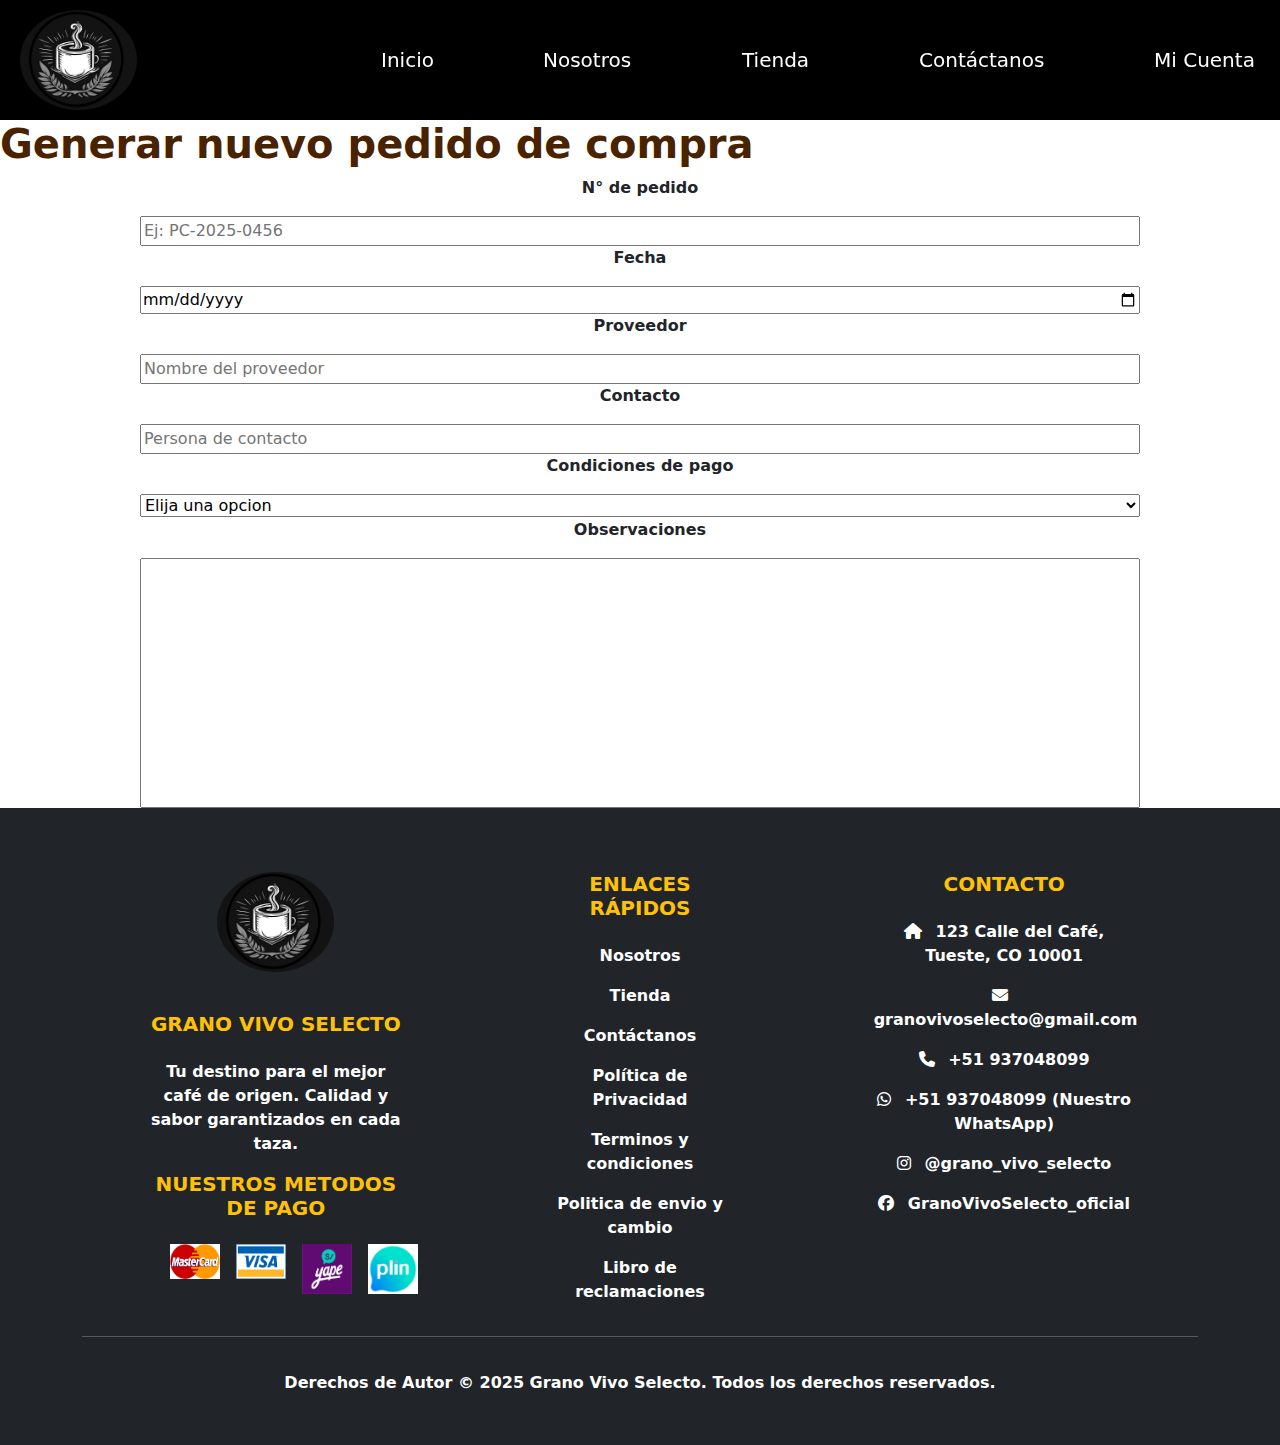
<file: pedidoDeCompra.html>
<!DOCTYPE html>
<html lang="en">
<head>
    <meta charset="UTF-8">
    <meta name="viewport" content="width=device-width, initial-scale=1.0">
    <title>Pedido de Compra | Grano Vivo Selecto</title>
    <link rel="stylesheet" href="https://cdnjs.cloudflare.com/ajax/libs/font-awesome/6.5.2/css/all.min.css">
    <link href="https://cdn.jsdelivr.net/npm/bootstrap@5.3.3/dist/css/bootstrap.min.css" rel="stylesheet">
    <link rel="stylesheet" href="./css/HeaderFooter.css">
    <link rel="stylesheet" href="./css/pedidodecompra.css">
</head>
<body>
    <!-- HEADER -->
    <div class="barra">
        <img src="./img/Imagen de WhatsApp 2025-10-06 a las 15.36.05_49e00a52.jpg" alt="logo cafe" class="logo">
        <nav class="menu">
            <a href="#inicio">Inicio</a>
            <a href="./nosotros.html">Nosotros</a>
            <a href="./Tienda.html">Tienda</a>
            <a href="./contacto.html">Contáctanos</a>
            <a href="./cuenta.html">Mi Cuenta</a>
        </nav>
    </div>
    <!-- CONTENIDO -->
     <h1>Generar nuevo pedido de compra</h1>
     <form action="">
        <p>N° de pedido</p>
        <input type="text" placeholder="Ej: PC-2025-0456">
        <p>Fecha</p>
        <input type="date" name="" id="fecha">
        <p>Proveedor</p>
        <input type="text" placeholder="Nombre del proveedor">
        <p>Contacto</p>
        <input type="text" placeholder="Persona de contacto">
        <p>Condiciones de pago</p>
        <select name="" id="cbCondicionesPago">
            <option value="opcion0">Elija una opcion</option>
            <option value="opcion1">Efectivo</option>
            <option value="opcion2">Yape</option>
            <option value="opcion3">MasterCard</option>
            <option value="opcion4">Visa</option>
            <option value="opcion5">Plin</option>
        </select>
        <p>Observaciones</p>
        <input type="text" class="observaciones">
     </form>
    <!-- FOOTER -->
    <footer class="bg-dark text-white pt-5 pb-4">
        <div class="container text-center text-md-left">
            <div class="row text-center text-md-left">

                <div class="col-md-3 col-lg-3 col-xl-3 mx-auto mt-3">
                    <img src="./img/Imagen de WhatsApp 2025-10-06 a las 15.36.05_49e00a52.jpg" alt="logo cafe" class="logo">
                    <p>
                        <br>
                    </p>
                    <h5 class="text-uppercase mb-4 fw-bold text-warning">Grano Vivo Selecto</h5>
                    <p>Tu destino para el mejor café de origen. Calidad y sabor garantizados en cada taza.</p>
                    <h5 class="text-uppercase mb-4 fw-bold text-warning">Nuestros metodos de pago</h5>
                    <div class="d-flex gap-3" style="padding-left: 25px;">
                        <img src="./img/mastercard.png" alt="mastercard.png" style="width: 50px; height: 35px;">
                        <img src="./img/visa.png" alt="mastercard.png" style="width: 50px; height: 35px;">
                        <img src="./img/yape.png" alt="mastercard.png" style="width: 50px;">
                        <img src="./img/plin.jpg" alt="mastercard.png" style="width: 50px;">
                    </div>
                </div>

                <div class="col-md-2 col-lg-2 col-xl-2 mx-auto mt-3">
                    <h5 class="text-uppercase mb-4 fw-bold text-warning">Enlaces Rápidos</h5>
                    <p><a href="./nosotros.html" class="text-white" style="text-decoration: none;">Nosotros</a></p>
                    <p><a href="./Tienda.html" class="text-white" style="text-decoration: none;">Tienda</a></p>
                    <p><a href="./contacto.html" class="text-white" style="text-decoration: none;">Contáctanos</a></p>
                    <p><a href="./PoliticadePrivacidad.html" class="text-white" style="text-decoration: none;">Política
                            de Privacidad</a></p>
                    <p><a href="./TerminosyCondiciones.html" class="text-white" style="text-decoration: none;">Terminos
                            y condiciones</a></p>
                    <p><a href="#" class="text-white" style="text-decoration: none;">Politica de envio y cambio</a></p>
                    <p><a href="#" class="text-white" style="text-decoration: none;">Libro de reclamaciones</a></p>
                </div>

                <div class="col-md-4 col-lg-3 col-xl-3 mx-auto mt-3">
                    <h5 class="text-uppercase mb-4 fw-bold text-warning">Contacto</h5>
                    <p><i class="fas fa-home me-2"></i> 123 Calle del Café, Tueste, CO 10001</p>
                    <p><i class="fas fa-envelope me-2"></i> granovivoselecto@gmail.com</p>
                    <p><i class="fas fa-phone me-2"></i> +51 937048099</p>
                    <p><i class="fab fa-whatsapp me-2"></i> +51 937048099 (Nuestro WhatsApp)</p>
                    <p><i class="fab fa-instagram me-2"></i> @grano_vivo_selecto</p>
                    <p><i class="fab fa-facebook me-2"></i> GranoVivoSelecto_oficial</p>

                </div>
            </div>

            <hr class="mb-4">
            <div class="copyrights">
                <div class="col-md-7 col-lg-8">
                    <p>Derechos de Autor © 2025 Grano Vivo Selecto. Todos los derechos reservados.</p>
                </div>
            </div>
        </div>
    </footer>
</body>
</html>
</file>
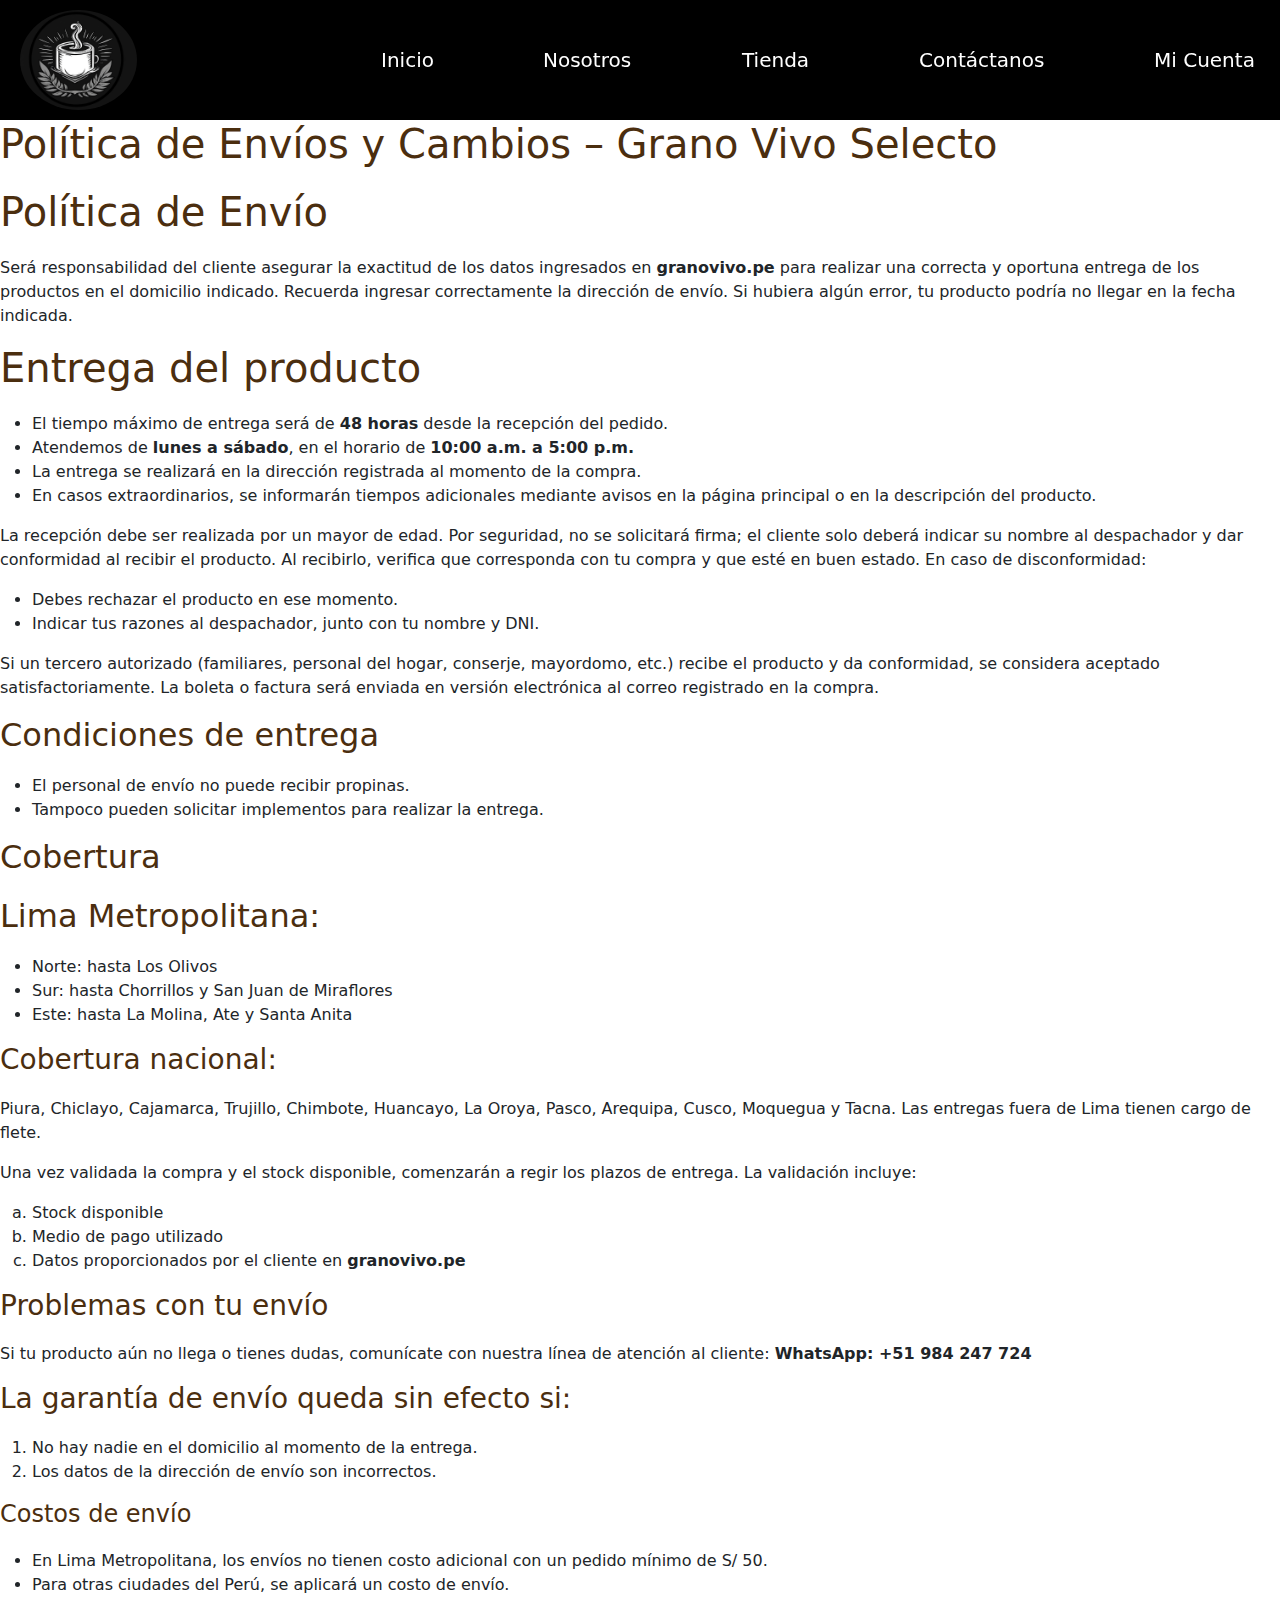
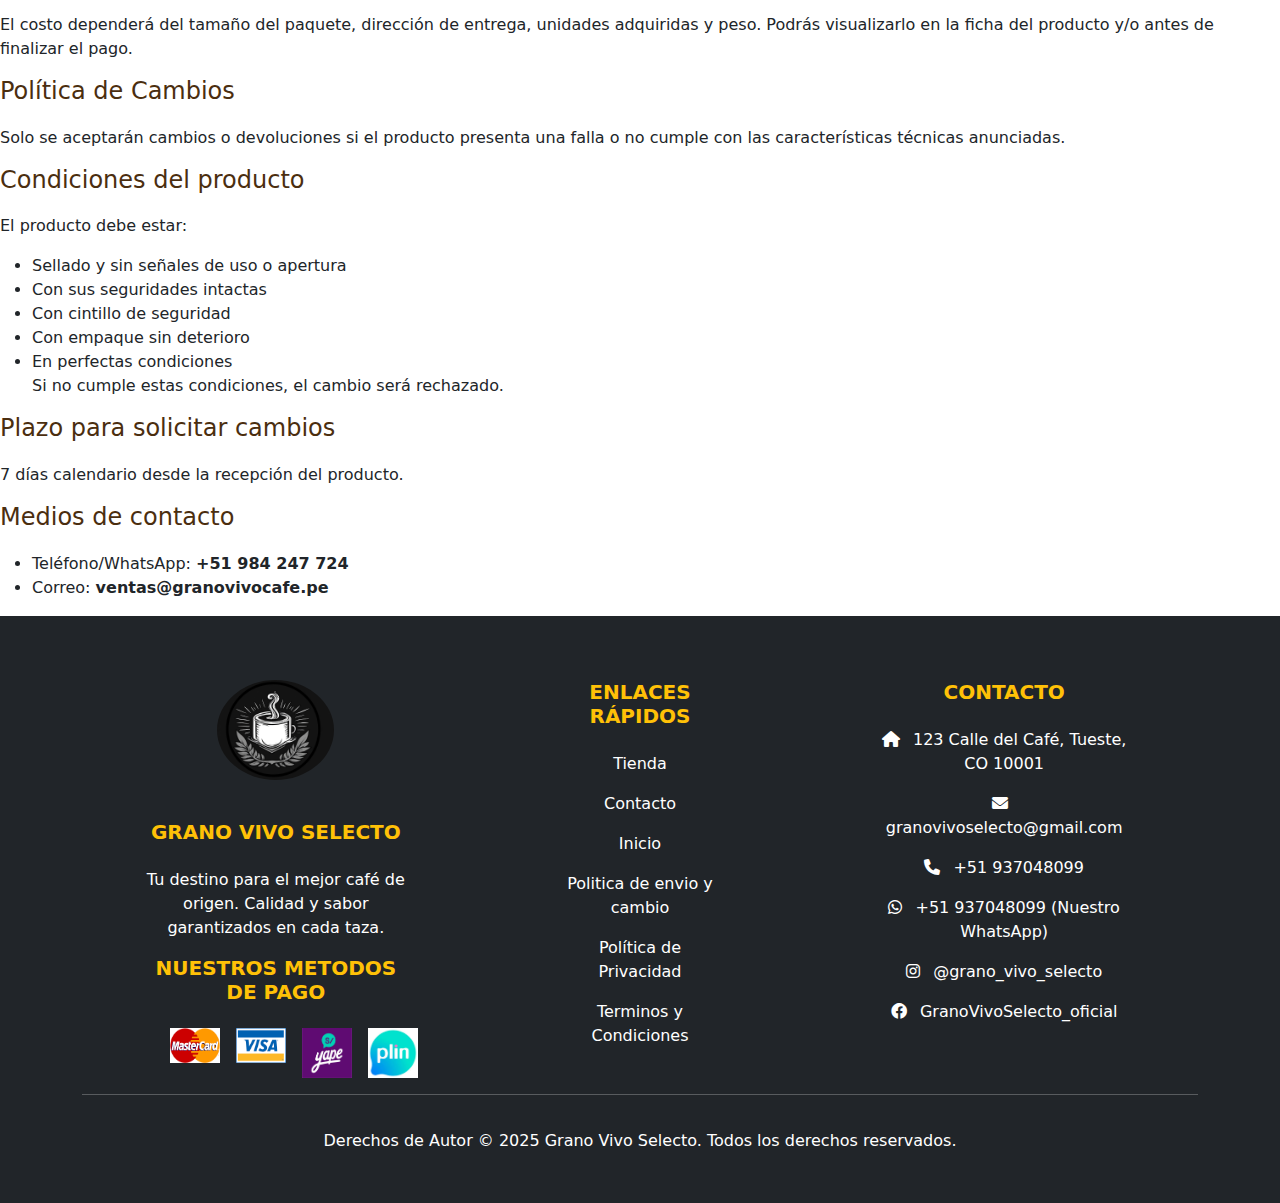
<file: Politicadeenvioycambio.html>
<!DOCTYPE html>
<html lang="en">

<head>
    <meta charset="UTF-8">
    <meta name="viewport" content="width=device-width, initial-scale=1.0">
    <title>Politica de envio y cambio | Grano Vivo Selecto</title>

    <link href="https://cdn.jsdelivr.net/npm/bootstrap@5.1.3/dist/css/bootstrap.min.css" rel="stylesheet">
    <link href="https://cdnjs.cloudflare.com/ajax/libs/font-awesome/6.0.0/css/all.min.css" rel="stylesheet">
    <link rel="stylesheet" href="./css/Politicadeenvioycambio.css">
    <link rel="stylesheet" href="./css/HeaderFooter.css">

<body>
    <div class="barra">
        <img src="./img/Imagen de WhatsApp 2025-10-06 a las 15.36.05_49e00a52.jpg" alt="logo cafe" class="logo">
        <nav class="menu">
            <a href="./index.html">Inicio</a>
            <a href="./nosotros.html">Nosotros</a>
            <a href="./Tienda.html">Tienda</a>
            <a href="./contacto.html">Contáctanos</a>
            <a href="./cuenta.html">Mi Cuenta</a>
        </nav>
    </div>
    <h1>Política de Envíos y Cambios – Grano Vivo Selecto </h1>
    <h1>Política de Envío</h1>
    <p>Será responsabilidad del cliente asegurar la exactitud de los datos ingresados en <strong>granovivo.pe</strong>
        para realizar una correcta y oportuna entrega de los productos en el domicilio indicado.
        Recuerda ingresar correctamente la dirección de envío. Si hubiera algún error, tu producto podría no llegar en
        la fecha indicada.</p>
    <h1>Entrega del producto</h1>
    <ul>
        <li>El tiempo máximo de entrega será de <strong>48 horas</strong> desde la recepción del pedido.</li>
        <li>Atendemos de <strong>lunes a sábado</strong>, en el horario de <strong>10:00 a.m. a 5:00 p.m.</strong></li>
        <li>La entrega se realizará en la dirección registrada al momento de la compra.</li>
        <li>En casos extraordinarios, se informarán tiempos adicionales mediante avisos en la página principal o en la
            descripción del producto.</li>
    </ul>
    <p>La recepción debe ser realizada por un mayor de edad. Por seguridad, no se solicitará firma; el cliente solo
        deberá indicar su nombre al despachador y dar conformidad al recibir el producto.
        Al recibirlo, verifica que corresponda con tu compra y que esté en buen estado. En caso de disconformidad:</p>
    <ul>
        <li>Debes rechazar el producto en ese momento.</li>
        <li>Indicar tus razones al despachador, junto con tu nombre y DNI.</li>
    </ul>
    <p>Si un tercero autorizado (familiares, personal del hogar, conserje, mayordomo, etc.) recibe el producto y da
        conformidad, se considera aceptado satisfactoriamente.
        La boleta o factura será enviada en versión electrónica al correo registrado en la compra.
    </p>
    <h2>Condiciones de entrega</h2>
    <ul>
        <li>El personal de envío no puede recibir propinas.</li>
        <li>Tampoco pueden solicitar implementos para realizar la entrega.</li>
    </ul>
    <h2>Cobertura</h2>
    <h2>Lima Metropolitana:</h2>
    <ul>
        <li>Norte: hasta Los Olivos</li>
        <li>Sur: hasta Chorrillos y San Juan de Miraflores</li>
        <li>Este: hasta La Molina, Ate y Santa Anita</li>
    </ul>
    <h3>Cobertura nacional:</h3>
    <p>Piura, Chiclayo, Cajamarca, Trujillo, Chimbote, Huancayo, La Oroya, Pasco, Arequipa, Cusco, Moquegua y Tacna.
        Las entregas fuera de Lima tienen cargo de flete.</p>
    <p>
        Una vez validada la compra y el stock disponible, comenzarán a regir los plazos de entrega. La validación
        incluye:</p>
    <ol type="a">
        <li>Stock disponible</li>
        <li>Medio de pago utilizado</li>
        <li>Datos proporcionados por el cliente en <strong>granovivo.pe</strong></li>
    </ol>
    <h3>Problemas con tu envío</h3>
    <p>Si tu producto aún no llega o tienes dudas, comunícate con nuestra línea de atención al cliente:
        <strong>WhatsApp: +51 984 247 724</strong>
    </p>
    <h3>La garantía de envío queda sin efecto si:</h3>
    <ol type="1">
        <li>No hay nadie en el domicilio al momento de la entrega.</li>
        <li>Los datos de la dirección de envío son incorrectos.</li>
    </ol>
    <h4>Costos de envío</h4>
    <ul>
        <li>En Lima Metropolitana, los envíos no tienen costo adicional con un pedido mínimo de S/ 50.</li>
        <li>Para otras ciudades del Perú, se aplicará un costo de envío.</li>
    </ul>
    <p>El costo dependerá del tamaño del paquete, dirección de entrega, unidades adquiridas y peso. Podrás visualizarlo
        en la ficha del producto y/o antes de finalizar el pago.</p>
    <h4>Política de Cambios</h4>
    <p>Solo se aceptarán cambios o devoluciones si el producto presenta una falla o no cumple con las características
        técnicas anunciadas.</p>
    <h4>Condiciones del producto</h4>
    <p>El producto debe estar:</p>
    <ul>
        <li>Sellado y sin señales de uso o apertura</li>
        <li>Con sus seguridades intactas</li>
        <li>Con cintillo de seguridad</li>
        <li>Con empaque sin deterioro</li>
        <li>En perfectas condiciones</li>
        Si no cumple estas condiciones, el cambio será rechazado.
    </ul>
    <h4>Plazo para solicitar cambios</h4>
    <p>7 días calendario desde la recepción del producto.</p>
    <h4>Medios de contacto</h4>
    <ul>
        <li>Teléfono/WhatsApp: <strong>+51 984 247 724</strong></li>
        <li>Correo: <strong>ventas@granovivocafe.pe</strong></li>
    </ul>
    <footer class="bg-dark text-white pt-5 pb-4">
        <div class="container text-center text-md-left">
            <div class="row text-center text-md-left">

                <div class="col-md-3 col-lg-3 col-xl-3 mx-auto mt-3">
                    <img src="./img/Imagen de WhatsApp 2025-10-06 a las 15.36.05_49e00a52.jpg" alt="logo cafe" class="logo">
                    <p>
                        <br>
                    </p>
                    <h5 class="text-uppercase mb-4 fw-bold text-warning">Grano Vivo Selecto</h5>
                    <p>Tu destino para el mejor café de origen. Calidad y sabor garantizados en cada taza.</p>
                    <h5 class="text-uppercase mb-4 fw-bold text-warning">Nuestros metodos de pago</h5>
                    <div class="d-flex gap-3" style="padding-left: 25px;">
                        <img src="./img/mastercard.png" alt="mastercard.png" style="width: 50px; height: 35px;">
                        <img src="./img/visa.png" alt="mastercard.png" style="width: 50px; height: 35px;">
                        <img src="./img/yape.png" alt="mastercard.png" style="width: 50px;">
                        <img src="./img/plin.jpg" alt="mastercard.png" style="width: 50px;">
                    </div>
                </div>

                <div class="col-md-2 col-lg-2 col-xl-2 mx-auto mt-3">
                    <h5 class="text-uppercase mb-4 fw-bold text-warning">Enlaces Rápidos</h5>
                    <p><a href="./Tienda.html" class="text-white" style="text-decoration: none;">Tienda</a></p>
                    <p><a href="./contacto.html" class="text-white" style="text-decoration: none;">Contacto</a></p>
                    <p><a href="./index.html" class="text-white" style="text-decoration: none;">Inicio</a></p>
                    <p><a href="#" class="text-white" style="text-decoration: none;">Politica de envio y cambio</a></p>
                    <p><a href="./PoliticadePrivacidad.html" class="text-white" style="text-decoration: none;">Política
                            de Privacidad</a></p>
                    <p><a href="./TerminosyCondiciones.html" class="text-white" style="text-decoration: none;">Terminos
                            y Condiciones</a></p>
                </div>

                <div class="col-md-4 col-lg-3 col-xl-3 mx-auto mt-3">
                    <h5 class="text-uppercase mb-4 fw-bold text-warning">Contacto</h5>
                    <p><i class="fas fa-home me-2"></i> 123 Calle del Café, Tueste, CO 10001</p>
                    <p><i class="fas fa-envelope me-2"></i> granovivoselecto@gmail.com</p>
                    <p><i class="fas fa-phone me-2"></i> +51 937048099</p>
                    <p><i class="fab fa-whatsapp me-2"></i> +51 937048099 (Nuestro WhatsApp)</p>
                    <p><i class="fab fa-instagram me-2"></i> @grano_vivo_selecto</p>
                    <p><i class="fab fa-facebook me-2"></i> GranoVivoSelecto_oficial</p>

                </div>
            </div>

            <hr class="mb-4">
            <div class="copyrights">
                <div class="col-md-7 col-lg-8">
                    <p>Derechos de Autor © 2025 Grano Vivo Selecto. Todos los derechos reservados.</p>
                </div>
            </div>
        </div>
    </footer>
</body>

</html>
</file>
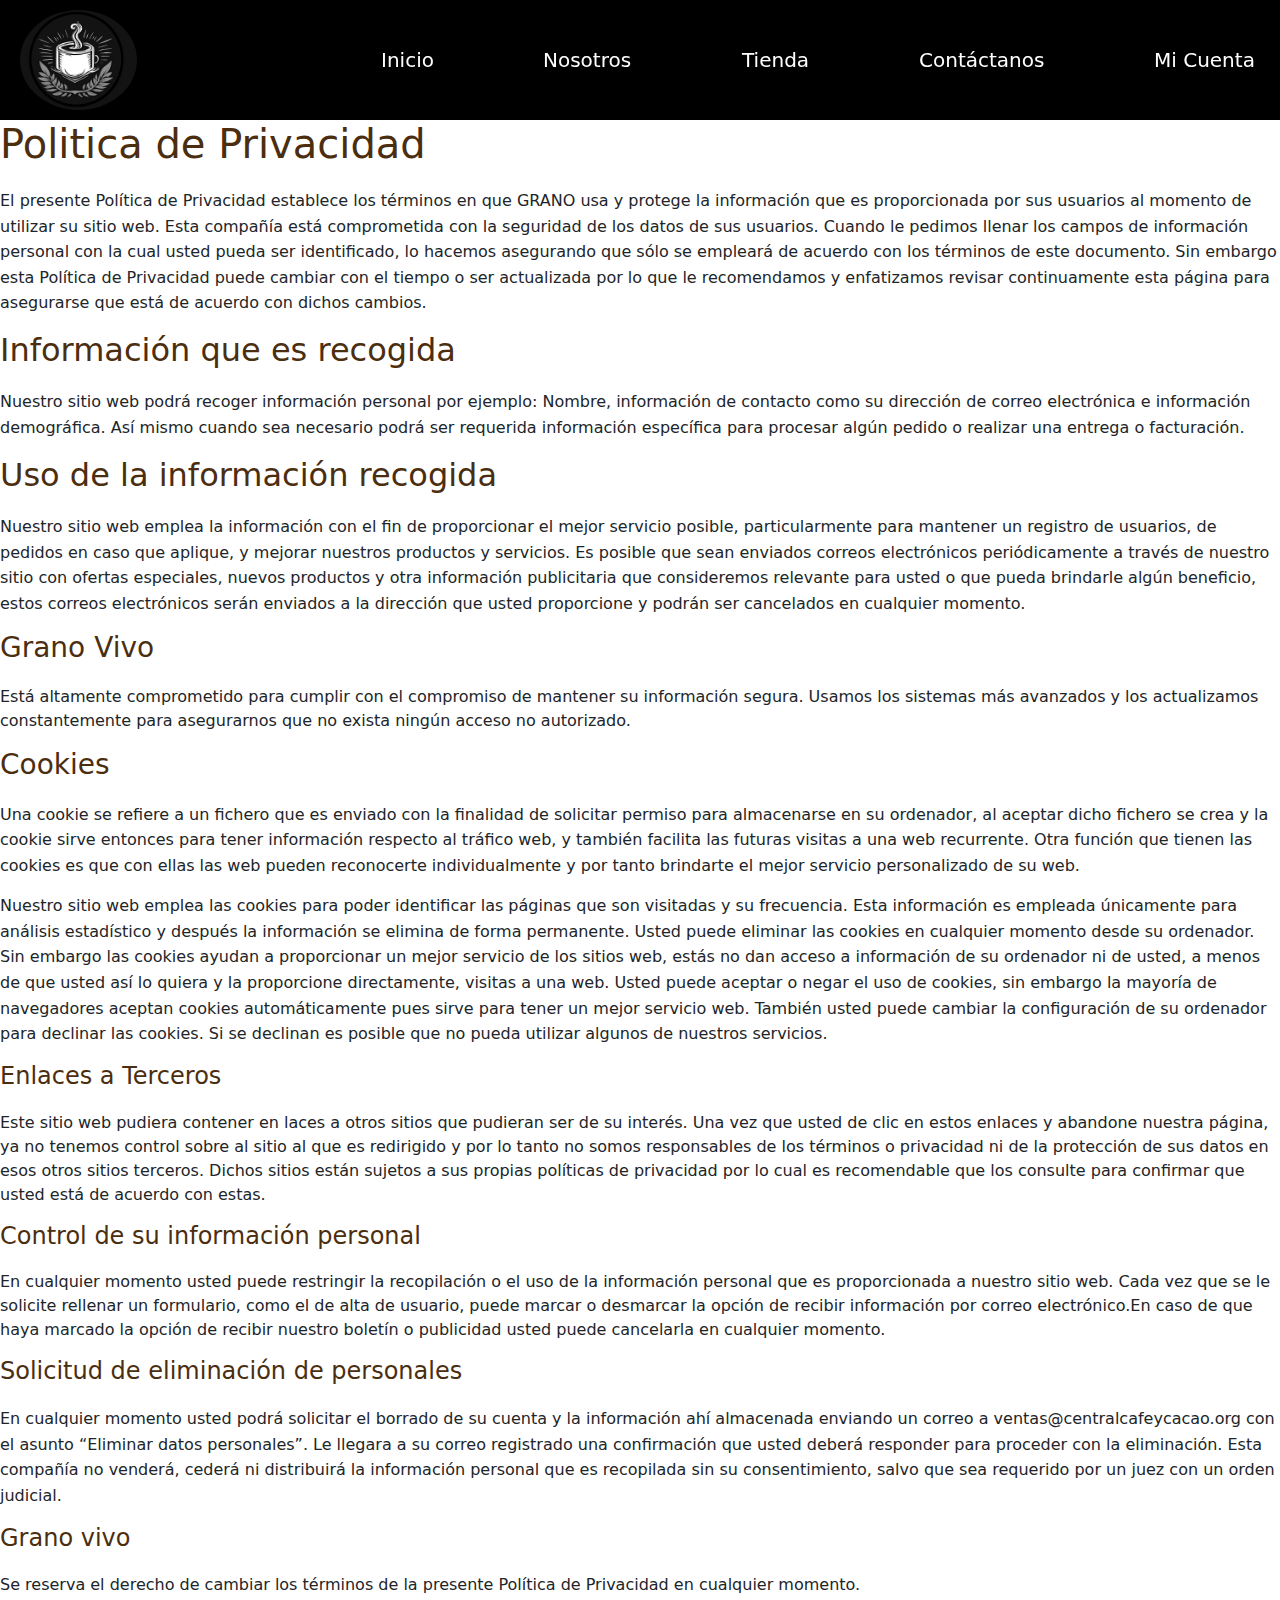
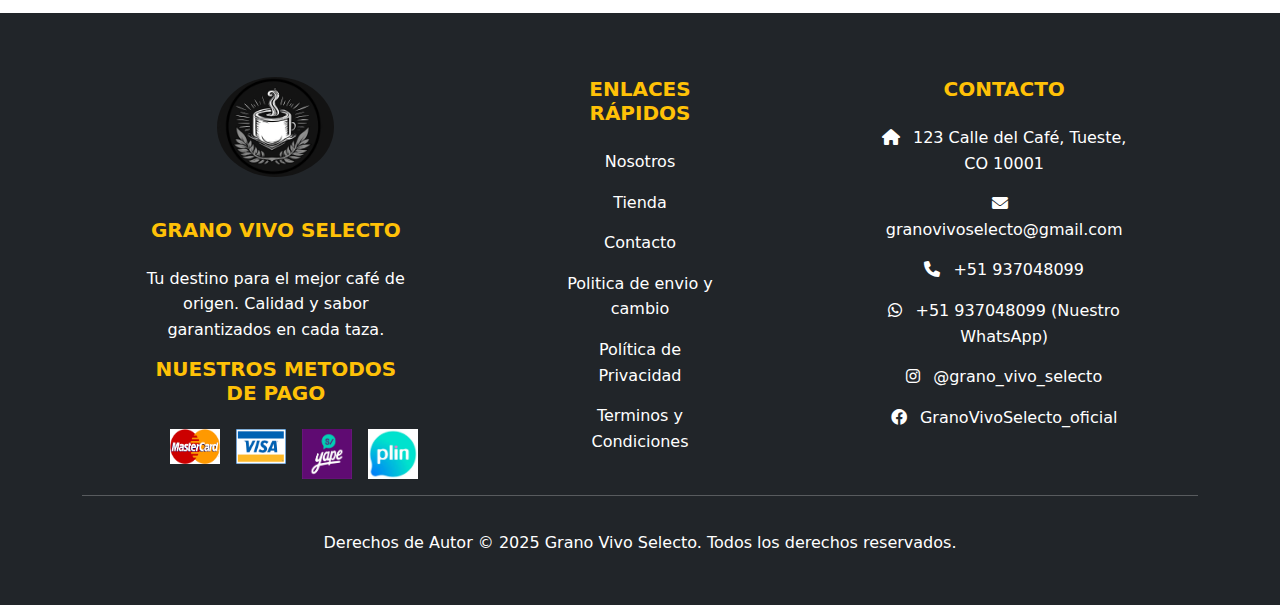
<file: PoliticadePrivacidad.html>
<!DOCTYPE html>
<html lang="en">

<head>
    <meta charset="UTF-8">
    <meta name="viewport" content="width=device-width, initial-scale=1.0">
    <title>Politica de Privacidad | Grano Vivo Selecto</title>

    <link href="https://cdn.jsdelivr.net/npm/bootstrap@5.1.3/dist/css/bootstrap.min.css" rel="stylesheet">
    <link href="https://cdnjs.cloudflare.com/ajax/libs/font-awesome/6.0.0/css/all.min.css" rel="stylesheet">
    <link rel="stylesheet" href="./css/PoliticadePrivacidad.css">
    <link rel="stylesheet" href="./css/HeaderFooter.css">
</head>

<body>
    <div class="barra">
        <img src="./img/Imagen de WhatsApp 2025-10-06 a las 15.36.05_49e00a52.jpg" alt="logo cafe" class="logo">
        <nav class="menu">
            <a href="./index.html">Inicio</a>
            <a href="#nosotros">Nosotros</a>
            <a href="./Tienda.html">Tienda</a>
            <a href="./contacto.html">Contáctanos</a>
            <a href="./cuenta.html">Mi Cuenta</a>
        </nav>
    </div>
    <h1>Politica de Privacidad</h1>
    <p>
        El presente Política de Privacidad establece los términos en que GRANO usa y protege la información que es
        proporcionada por sus usuarios al momento de utilizar su sitio web. Esta compañía está comprometida con la
        seguridad de los datos de sus usuarios. Cuando le pedimos llenar los campos de información personal con la cual
        usted pueda ser identificado, lo hacemos asegurando que sólo se empleará de acuerdo con los términos de este
        documento. Sin embargo esta Política de Privacidad puede cambiar con el tiempo o ser actualizada por lo que le
        recomendamos y enfatizamos revisar continuamente esta página para asegurarse que está de acuerdo con dichos
        cambios.</p>

    <h2>Información que es recogida</h2>
    <p>Nuestro sitio web podrá recoger información personal por ejemplo: Nombre, información de contacto como su
        dirección de correo electrónica e información demográfica. Así mismo cuando sea necesario podrá ser requerida
        información específica para procesar algún pedido o realizar una entrega o facturación.</p>

    <h2>Uso de la información recogida</h2>
    <p>Nuestro sitio web emplea la información con el fin de proporcionar el mejor servicio posible, particularmente
        para mantener un registro de usuarios, de pedidos en caso que aplique, y mejorar nuestros productos y servicios.
        Es posible que sean enviados correos electrónicos periódicamente a través de nuestro sitio con ofertas
        especiales, nuevos productos y otra información publicitaria que consideremos relevante para usted o que pueda
        brindarle algún beneficio, estos correos electrónicos serán enviados a la dirección que usted proporcione y
        podrán ser cancelados en cualquier momento.</p>

    <h3>Grano Vivo</h3>
    <p></p>Está altamente comprometido para cumplir con el compromiso de mantener su información segura. Usamos los
    sistemas más avanzados y los actualizamos constantemente para asegurarnos que no exista ningún acceso no autorizado.
    </p>

    <h3>Cookies</h3>
    <p>Una cookie se refiere a un fichero que es enviado con la finalidad de solicitar permiso para almacenarse en su
        ordenador, al aceptar dicho fichero se crea y la cookie sirve entonces para tener información respecto al
        tráfico web, y también facilita las futuras visitas a una web recurrente. Otra función que tienen las cookies es
        que con ellas las web pueden reconocerte individualmente y por tanto brindarte el mejor servicio personalizado
        de su web.</p>

    <p>Nuestro sitio web emplea las cookies para poder identificar las páginas que son visitadas y su frecuencia. Esta
        información es empleada únicamente para análisis estadístico y después la información se elimina de forma
        permanente. Usted puede eliminar las cookies en cualquier momento desde su ordenador. Sin embargo las cookies
        ayudan a proporcionar un mejor servicio de los sitios web, estás no dan acceso a información de su ordenador ni
        de usted, a menos de que usted así lo quiera y la proporcione directamente, visitas a una web. Usted puede
        aceptar o negar el uso de cookies, sin embargo la mayoría de navegadores aceptan cookies automáticamente pues
        sirve para tener un mejor servicio web. También usted puede cambiar la configuración de su ordenador para
        declinar las cookies. Si se declinan es posible que no pueda utilizar algunos de nuestros servicios.</p>

    <h4>Enlaces a Terceros</h4>
    Este sitio web pudiera contener en laces a otros sitios que pudieran ser de su interés. Una vez que usted de clic en
    estos enlaces y abandone nuestra página, ya no tenemos control sobre al sitio al que es redirigido y por lo tanto no
    somos responsables de los términos o privacidad ni de la protección de sus datos en esos otros sitios terceros.
    Dichos sitios están sujetos a sus propias políticas de privacidad por lo cual es recomendable que los consulte para
    confirmar que usted está de acuerdo con estas.</p>

    <h4>Control de su información personal</h4>
    <p></p>En cualquier momento usted puede restringir la recopilación o el uso de la información personal que es
    proporcionada a nuestro sitio web. Cada vez que se le solicite rellenar un formulario, como el de alta de usuario,
    puede marcar o desmarcar la opción de recibir información por correo electrónico.En caso de que haya marcado la
    opción de recibir nuestro boletín o publicidad usted puede cancelarla en cualquier momento.</p>

    <h4>Solicitud de eliminación de personales</h4>
    <p>En cualquier momento usted podrá solicitar el borrado de su cuenta y la información ahí almacenada enviando un
        correo a ventas@centralcafeycacao.org con el asunto “Eliminar datos personales”. Le llegara a su correo
        registrado una confirmación que usted deberá responder para proceder con la eliminación.
        Esta compañía no venderá, cederá ni distribuirá la información personal que es recopilada sin su consentimiento,
        salvo que sea requerido por un juez con un orden judicial.</p>
    <h4>Grano vivo</h4>
    <p>Se reserva el derecho de cambiar los términos de la presente Política de Privacidad en cualquier momento.</p>

    <footer class="bg-dark text-white pt-5 pb-4">
        <div class="container text-center text-md-left">
            <div class="row text-center text-md-left">

                <div class="col-md-3 col-lg-3 col-xl-3 mx-auto mt-3">
                    <img src="./img/Imagen de WhatsApp 2025-10-06 a las 15.36.05_49e00a52.jpg" alt="logo cafe" class="logo">
                    <p>
                        <br>
                    </p>
                    <h5 class="text-uppercase mb-4 fw-bold text-warning">Grano Vivo Selecto</h5>
                    <p>Tu destino para el mejor café de origen. Calidad y sabor garantizados en cada taza.</p>
                    <h5 class="text-uppercase mb-4 fw-bold text-warning">Nuestros metodos de pago</h5>
                    <div class="d-flex gap-3" style="padding-left: 25px;">
                        <img src="./img/mastercard.png" alt="mastercard.png" style="width: 50px; height: 35px;">
                        <img src="./img/visa.png" alt="mastercard.png" style="width: 50px; height: 35px;">
                        <img src="./img/yape.png" alt="mastercard.png" style="width: 50px;">
                        <img src="./img/plin.jpg" alt="mastercard.png" style="width: 50px;">
                    </div>
                </div>

                <div class="col-md-2 col-lg-2 col-xl-2 mx-auto mt-3">
                    <h5 class="text-uppercase mb-4 fw-bold text-warning">Enlaces Rápidos</h5>
                    <p><a href="./nosotros.html" class="text-white text-decoration-none">Nosotros</a></p>
                    <p><a href="./Tienda.html" class="text-white text-decoration-none">Tienda</a></p>
                    <p><a href="./contacto.html" class="text-white text-decoration-none">Contacto</a></p>
                    <p><a href="./Politicadeenvioycambio.html" class="text-white text-decoration-none">Politica de envio
                            y cambio</a></p>
                    <p><a href="#" class="text-white text-decoration-none">Política de Privacidad</a></p>
                    <p><a href="./TerminosyCondiciones.html" class="text-white text-decoration-none">Terminos y
                            Condiciones</a></p>
                </div>

                <div class="col-md-4 col-lg-3 col-xl-3 mx-auto mt-3">
                    <h5 class="text-uppercase mb-4 fw-bold text-warning">Contacto</h5>
                    <p><i class="fas fa-home me-2"></i> 123 Calle del Café, Tueste, CO 10001</p>
                    <p><i class="fas fa-envelope me-2"></i> granovivoselecto@gmail.com</p>
                    <p><i class="fas fa-phone me-2"></i> +51 937048099</p>
                    <p><i class="fab fa-whatsapp me-2"></i> +51 937048099 (Nuestro WhatsApp)</p>
                    <p><i class="fab fa-instagram me-2"></i> @grano_vivo_selecto</p>
                    <p><i class="fab fa-facebook me-2"></i> GranoVivoSelecto_oficial</p>

                </div>
            </div>

            <hr class="mb-4">
            <div class="copyrights">
                <div class="col-md-7 col-lg-8">
                    <p>Derechos de Autor © 2025 Grano Vivo Selecto. Todos los derechos reservados.</p>
                </div>
            </div>
        </div>
    </footer>
</body>

</html>
</file>
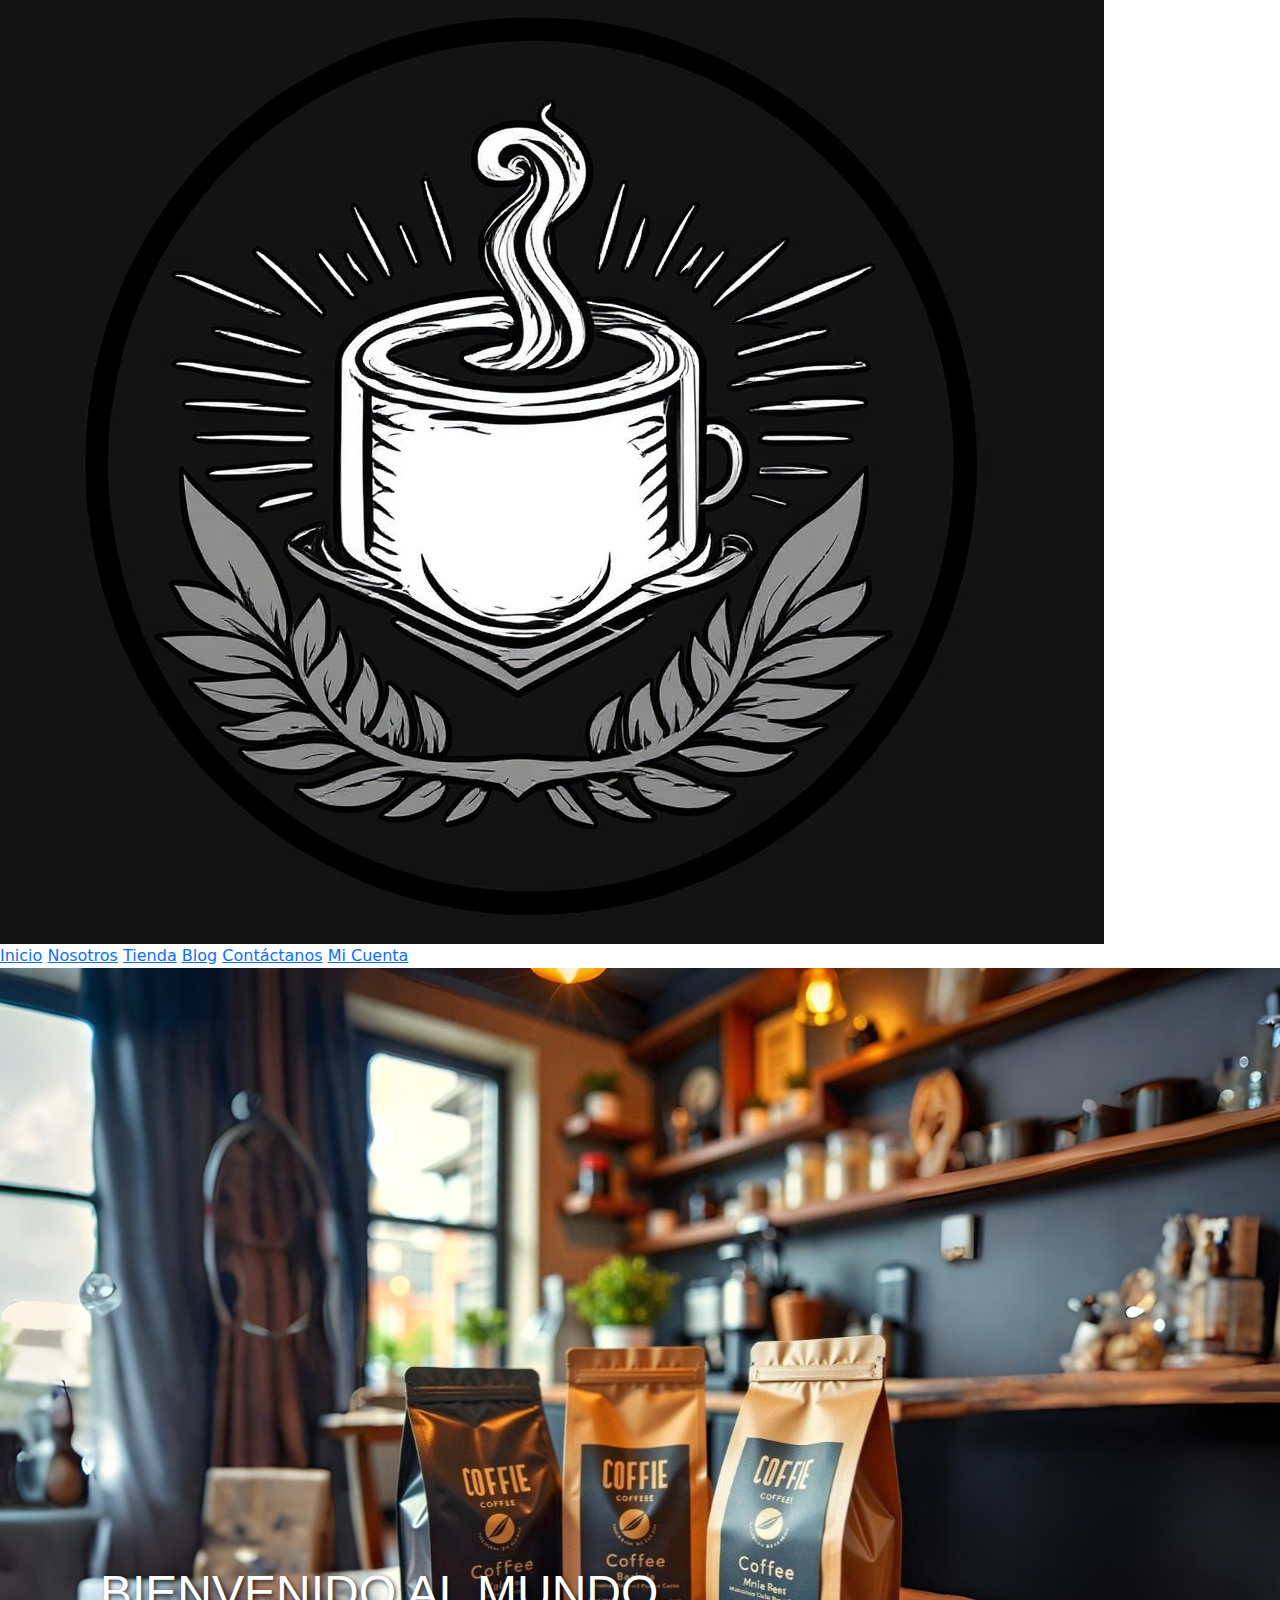
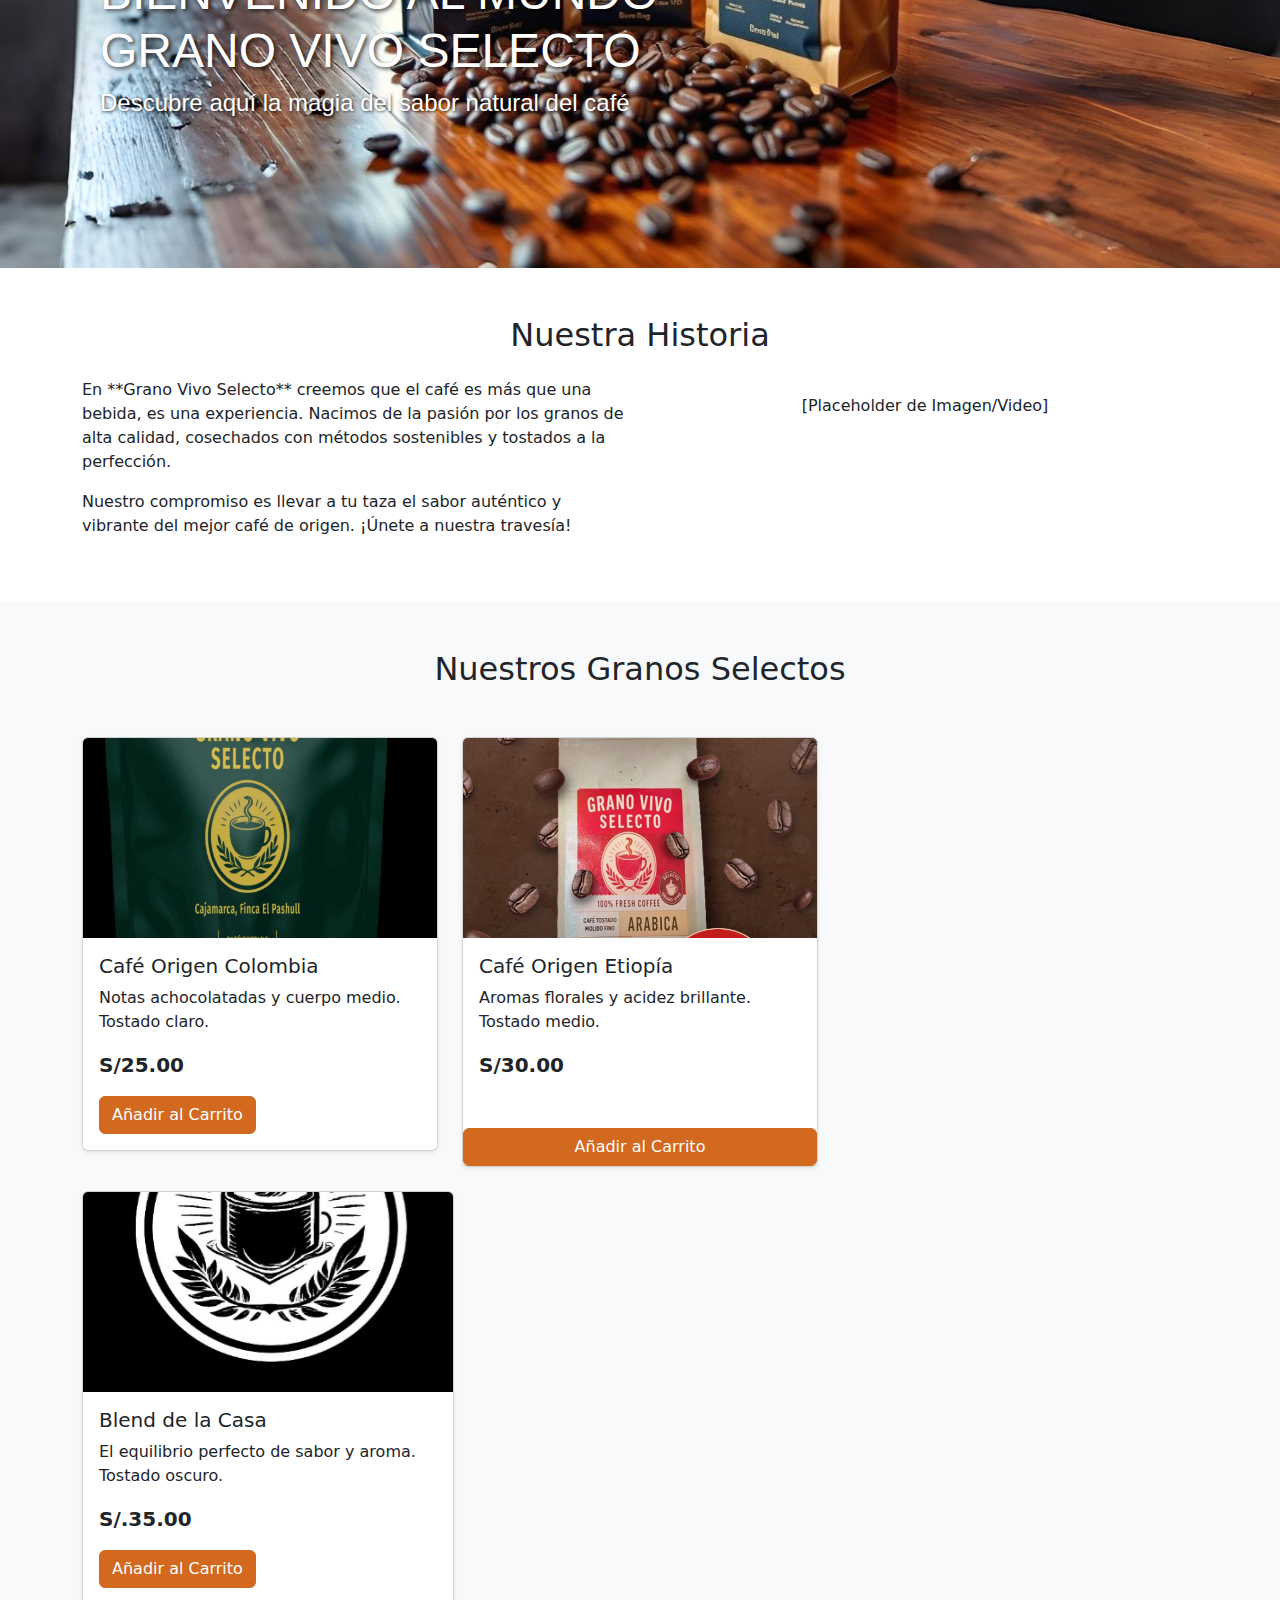
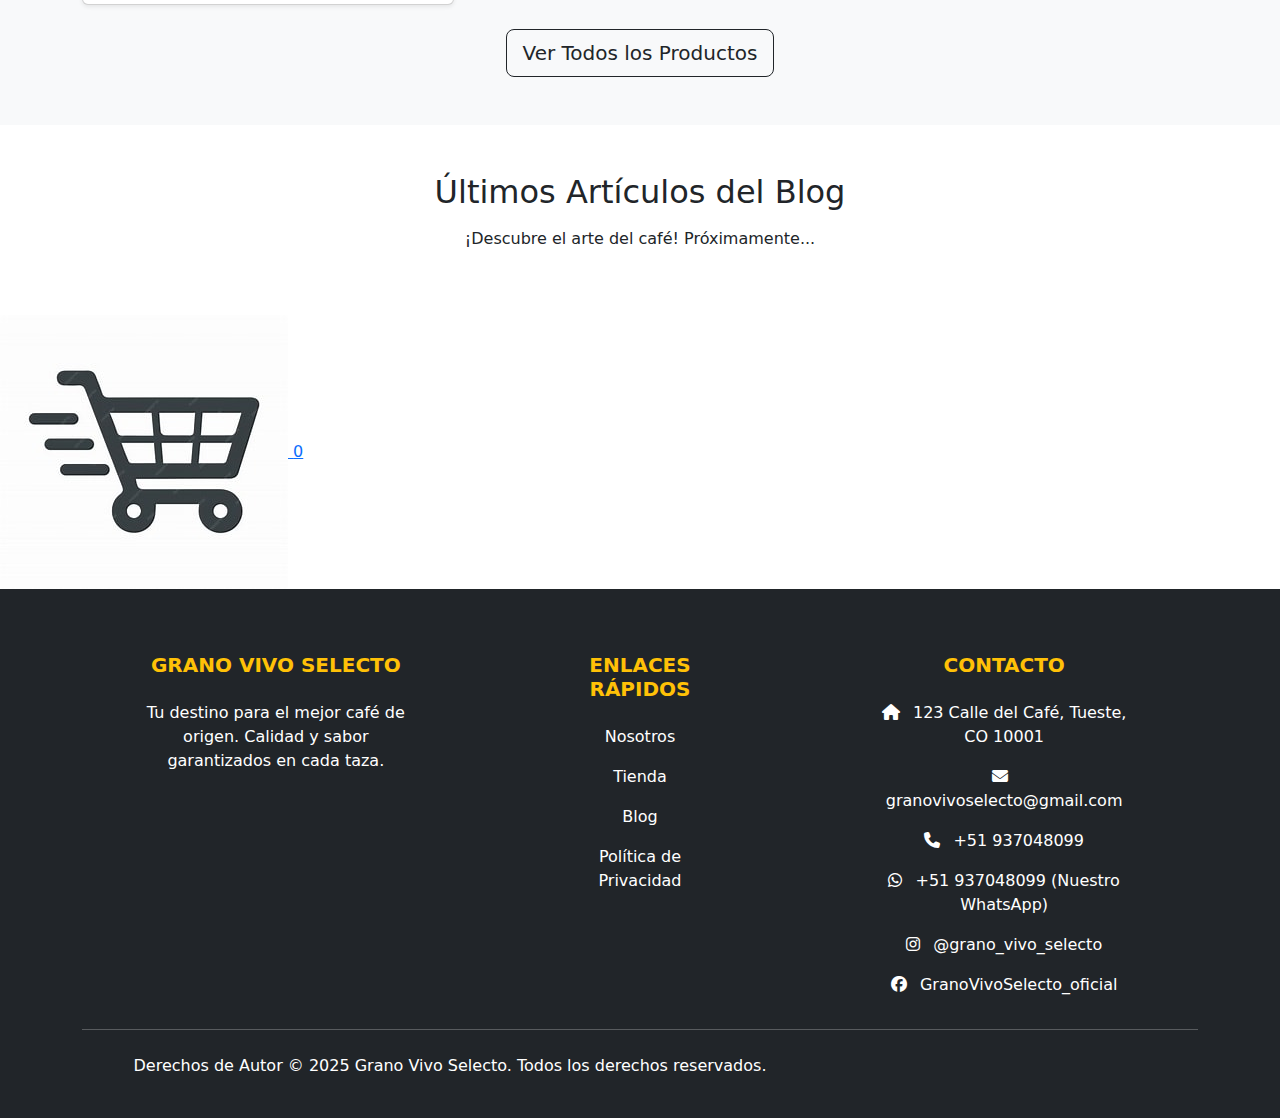
<file: prototipo.html>
<!DOCTYPE html>
<html lang="en">

<head>
    <meta charset="UTF-8">
    <meta http-equiv="X-UA-Compatible" content="IE=edge">
    <meta name="viewport" content="width=device-width, initial-scale=1.0">
    <title>Grano Vivo Selecto</title>

    <link href="https://cdn.jsdelivr.net/npm/bootstrap@5.3.3/dist/css/bootstrap.min.css" rel="stylesheet">
    <link rel="stylesheet" href="https://cdnjs.cloudflare.com/ajax/libs/font-awesome/6.5.2/css/all.min.css">

    <link rel="stylesheet" href="./css/estilos.css">
</head>

<body>

    <div class="barra">
        <img src="./img/Imagen de WhatsApp 2025-10-06 a las 15.36.05_49e00a52.jpg" alt="logo cafe" class="logo">
        <nav class="menu">
            <a href="#inicio">Inicio</a>
            <a href="./nosotros.html">Nosotros</a>
            <a href="./Tienda.html">Tienda</a>
            <a href=".">Blog</a>
            <a href="./contacto.html">Contáctanos</a>
            <a href="./cuenta.html">Mi Cuenta</a>
        </nav>
    </div>

    <section id="inicio" class="imagenfondo">
        <h1> BIENVENIDO AL MUNDO<br> GRANO VIVO SELECTO </h1>
        <h2> Descubre aquí la magia del sabor natural del café </h2>
    </section>

    <main>
        <section id="nosotros" class="container py-5">
            <h2 class="text-center mb-4">Nuestra Historia</h2>
            <div class="row">
                <div class="col-md-6">
                    <p>En **Grano Vivo Selecto** creemos que el café es más que una bebida, es una experiencia. Nacimos
                        de la pasión por los granos de alta calidad, cosechados con métodos sostenibles y tostados a la
                        perfección.</p>
                    <p>Nuestro compromiso es llevar a tu taza el sabor auténtico y vibrante del mejor café de origen.
                        ¡Únete a nuestra travesía!</p>
                </div>
                <div class="col-md-6 text-center">
                    <p class="mt-3">[Placeholder de Imagen/Video]</p>
                </div>
            </div>
        </section>

        <section id="tienda" class="bg-light py-5">
            <div class="container">
                <h2 class="text-center mb-5">Nuestros Granos Selectos</h2>
                <div class="row">
                    <div class="col-md-4 mb-4">
                        <div class="card shadow-sm">
                            <img src="./img/cafe01.png" class="card-img-top" alt="Café Origen Cajamarquino">
                            <div class="card-body">
                                <h5 class="card-title">Café Origen Colombia</h5>
                                <p class="card-text">Notas achocolatadas y cuerpo medio. Tostado claro.</p>
                                <p class="lead fw-bold">S/25.00</p>
                                <a href="#" class="btn btn-primary">Añadir al Carrito</a>
                            </div>
                        </div>
                    </div>
                    <div class="col-md-4 mb-4">
                        <div class="card shadow-sm">
                            <img src="./img/cafe02.png" class="card-img-top" alt="Café Origen Etiopía">
                            <div class="card-body">
                                <h5 class="card-title">Café Origen Etiopía</h5>
                                <p class="card-text">Aromas florales y acidez brillante. Tostado medio.</p>
                                <p class="lead fw-bold">S/30.00
                            </div>
                            </p>
                            <a href="#" class="btn btn-primary">Añadir al Carrito</a>
                        </div>
                    </div>
                </div>
                <div class="col-md-4 mb-4">
                    <div class="card shadow-sm">
                        <img src="./img/cafe03.png" class="card-img-top" alt="Blend de la Casa">
                        <div class="card-body">
                            <h5 class="card-title">Blend de la Casa</h5>
                            <p class="card-text">El equilibrio perfecto de sabor y aroma. Tostado oscuro.</p>
                            <p class="lead fw-bold">S/.35.00</p>
                            <a href="#" class="btn btn-primary">Añadir al Carrito</a>
                        </div>
                    </div>
                </div>
            </div>
            <div class="text-center mt-3">
                <a href="productos" class="btn btn-lg btn-outline-dark">Ver Todos los Productos</a>
            </div>
            </div>
        </section>

        <section id="blog" class="container py-5">
            <h2 class="text-center">Últimos Artículos del Blog</h2>
            <p class="text-center mt-3">¡Descubre el arte del café! Próximamente...</p>
        </section>
        <!--
        <section id="contacto" class="container py-5">
            <h2 class="text-center">Contáctanos</h2>

            <form action="#">
                <label for="nombre">Nombre:</label>
                <input type="text" id="nombre" name="nombre" required>
                <label for="apellido">Apellido:</label>
                <input type="text" id="apellido" name="apellido" required>
                <label for="correo">Correo electrónico:</label>
                <input type="email" id="correo" name="correo" required>
                <label for="telefono">Teléfono:</label>
                <input type="tel" id="telefono" name="telefono" required pattern="[0-9]{9}" placeholder="Ej: 987654321">
                <label for="mensaje">Mensaje:</label>
                <textarea id="mensaje" name="mensaje" required placeholder="Escribe tu mensaje aquí..."></textarea>
                <button type="submit">Enviar</button>
            </form>
        </section>
        -->
    </main>

    <a href="Carrito" class="boton-carrito">
        <img src="./img/logocarrito.jpg" alt="carrito de compras" class="carrito">
        <span class="contador-carrito">0</span>
    </a>

    <footer class="bg-dark text-white pt-5 pb-4">
        <div class="container text-center text-md-left">
            <div class="row text-center text-md-left">

                <div class="col-md-3 col-lg-3 col-xl-3 mx-auto mt-3">
                    <h5 class="text-uppercase mb-4 fw-bold text-warning">Grano Vivo Selecto</h5>
                    <p>Tu destino para el mejor café de origen. Calidad y sabor garantizados en cada taza.</p>
                </div>

                <div class="col-md-2 col-lg-2 col-xl-2 mx-auto mt-3">
                    <h5 class="text-uppercase mb-4 fw-bold text-warning">Enlaces Rápidos</h5>
                    <p><a href="#nosotros" class="text-white" style="text-decoration: none;">Nosotros</a></p>
                    <p><a href="#tienda" class="text-white" style="text-decoration: none;">Tienda</a></p>
                    <p><a href="#blog" class="text-white" style="text-decoration: none;">Blog</a></p>
                    <p><a href="#" class="text-white" style="text-decoration: none;">Política de Privacidad</a></p>
                </div>

                <div class="col-md-4 col-lg-3 col-xl-3 mx-auto mt-3">
                    <h5 class="text-uppercase mb-4 fw-bold text-warning">Contacto</h5>
                    <p><i class="fas fa-home me-2"></i> 123 Calle del Café, Tueste, CO 10001</p>
                    <p><i class="fas fa-envelope me-2"></i> granovivoselecto@gmail.com</p>
                    <p><i class="fas fa-phone me-2"></i> +51 937048099</p>
                    <p><i class="fab fa-whatsapp me-2"></i> +51 937048099 (Nuestro WhatsApp)</p>
                    <p><i class="fab fa-instagram me-2"></i> @grano_vivo_selecto</p>
                    <p><i class="fab fa-facebook me-2"></i> GranoVivoSelecto_oficial</p>

                </div>
            </div>

            <hr class="mb-4">
            <div class="row align-items-center">
                <div class="col-md-7 col-lg-8">
                    <p>Derechos de Autor © 2025 Grano Vivo Selecto. Todos los derechos reservados.</p>
                </div>
                <div class="col-md-5 col-lg-4">
                </div>
            </div>
        </div>
    </footer>

    <script src="https://cdn.jsdelivr.net/npm/bootstrap@5.3.3/dist/js/bootstrap.bundle.min.js"></script>
    <script src="https://code.jquery.com/jquery-3.7.1.min.js"></script>

</body>

</html>
</file>
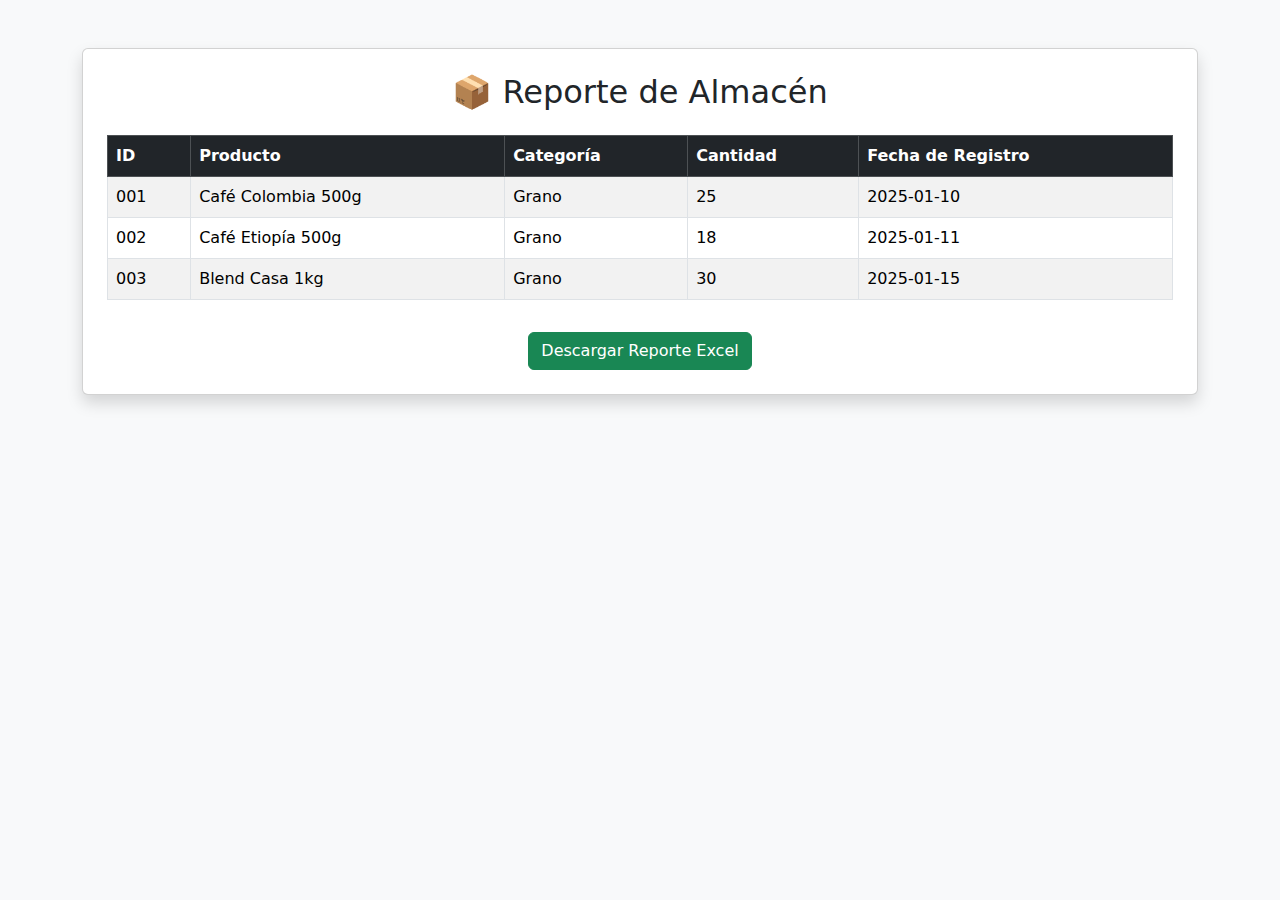
<file: ReportedeAlmacen.html>
<!DOCTYPE html>
<html lang="es">
<head>
    <meta charset="UTF-8">
    <meta name="viewport" content="width=device-width, initial-scale=1.0">
    <title>Reporte de Almacén | Grano Vivo Selecto</title>
    <link href="https://cdn.jsdelivr.net/npm/bootstrap@5.3.3/dist/css/bootstrap.min.css" rel="stylesheet">
</head>
<body class="bg-light">

    <div class="container mt-5">
        <div class="card shadow p-4">
            <h2 class="text-center mb-4">📦 Reporte de Almacén</h2>

            <table class="table table-bordered table-striped">
                <thead class="table-dark">
                    <tr>
                        <th>ID</th>
                        <th>Producto</th>
                        <th>Categoría</th>
                        <th>Cantidad</th>
                        <th>Fecha de Registro</th>
                    </tr>
                </thead>
                <tbody>
                    <tr>
                        <td>001</td>
                        <td>Café Colombia 500g</td>
                        <td>Grano</td>
                        <td>25</td>
                        <td>2025-01-10</td>
                    </tr>
                    <tr>
                        <td>002</td>
                        <td>Café Etiopía 500g</td>
                        <td>Grano</td>
                        <td>18</td>
                        <td>2025-01-11</td>
                    </tr>
                    <tr>
                        <td>003</td>
                        <td>Blend Casa 1kg</td>
                        <td>Grano</td>
                        <td>30</td>
                        <td>2025-01-15</td>
                    </tr>
                </tbody>
            </table>

            <div class="text-center">
                <button class="btn btn-success mt-3">Descargar Reporte Excel</button>
            </div>
        </div>
    </div>

</body>
</html>
</file>
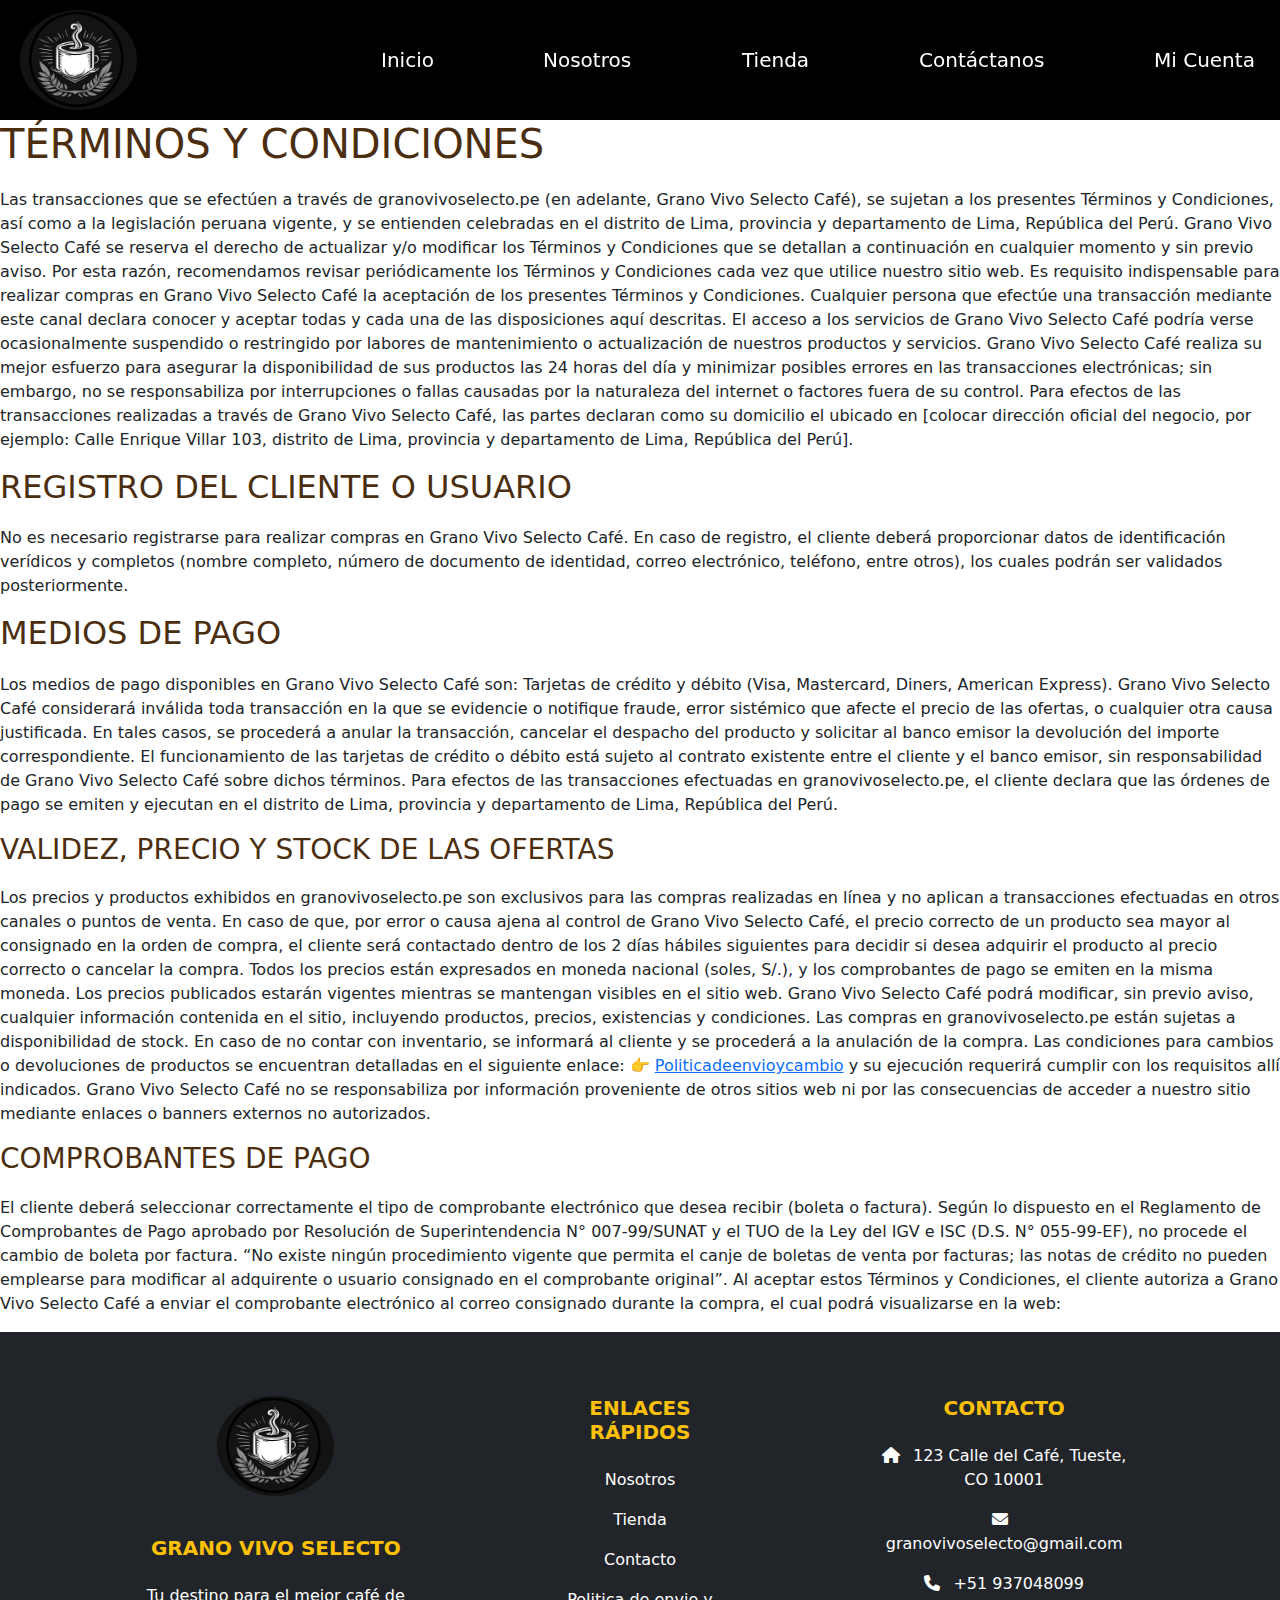
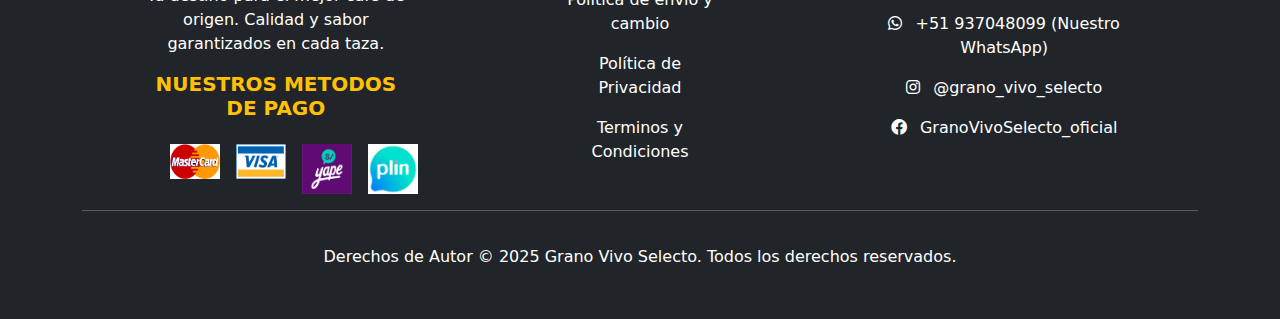
<file: TerminosyCondiciones.html>
<!DOCTYPE html>
<html lang="en">

<head>
    <meta charset="UTF-8">
    <meta name="viewport" content="width=device-width, initial-scale=1.0">
    <title>Terminos y Condiciones | Grano Vivo Selecto</title>

    <link href="https://cdn.jsdelivr.net/npm/bootstrap@5.1.3/dist/css/bootstrap.min.css" rel="stylesheet">
    <link href="https://cdnjs.cloudflare.com/ajax/libs/font-awesome/6.0.0/css/all.min.css" rel="stylesheet">
    <link rel="stylesheet" href="./css/TerminosyCondiciones.css">
    <link rel="stylesheet" href="./css/HeaderFooter.css">
</head>

<body>
    <div class="barra">
        <img src="./img/Imagen de WhatsApp 2025-10-06 a las 15.36.05_49e00a52.jpg" alt="logo cafe" class="logo">
        <nav class="menu">
            <a href="./index.html">Inicio</a>
            <a href="#nosotros">Nosotros</a>
            <a href="./Tienda.html">Tienda</a>
            <a href="./contacto.html">Contáctanos</a>
            <a href="./cuenta.html">Mi Cuenta</a>
        </nav>
    </div>
    <h1>TÉRMINOS Y CONDICIONES</h1>
    <p>Las transacciones que se efectúen a través de granovivoselecto.pe (en adelante, Grano Vivo Selecto Café), se
        sujetan a los presentes Términos y Condiciones, así como a la legislación peruana vigente, y se entienden
        celebradas en el distrito de Lima, provincia y departamento de Lima, República del Perú.
        Grano Vivo Selecto Café se reserva el derecho de actualizar y/o modificar los Términos y Condiciones que se
        detallan a continuación en cualquier momento y sin previo aviso. Por esta razón, recomendamos revisar
        periódicamente los Términos y Condiciones cada vez que utilice nuestro sitio web.
        Es requisito indispensable para realizar compras en Grano Vivo Selecto Café la aceptación de los presentes
        Términos y Condiciones. Cualquier persona que efectúe una transacción mediante este canal declara conocer y
        aceptar todas y cada una de las disposiciones aquí descritas.
        El acceso a los servicios de Grano Vivo Selecto Café podría verse ocasionalmente suspendido o restringido por
        labores de mantenimiento o actualización de nuestros productos y servicios.
        Grano Vivo Selecto Café realiza su mejor esfuerzo para asegurar la disponibilidad de sus productos las 24 horas
        del día y minimizar posibles errores en las transacciones electrónicas; sin embargo, no se responsabiliza por
        interrupciones o fallas causadas por la naturaleza del internet o factores fuera de su control.
        Para efectos de las transacciones realizadas a través de Grano Vivo Selecto Café, las partes declaran como su
        domicilio el ubicado en [colocar dirección oficial del negocio, por ejemplo: Calle Enrique Villar 103, distrito
        de Lima, provincia y departamento de Lima, República del Perú].</p>
    <h2>REGISTRO DEL CLIENTE O USUARIO</h2>
    <p>No es necesario registrarse para realizar compras en Grano Vivo Selecto Café.
        En caso de registro, el cliente deberá proporcionar datos de identificación verídicos y completos (nombre
        completo, número de documento de identidad, correo electrónico, teléfono, entre otros), los cuales podrán ser
        validados posteriormente.</p>
    <h2>MEDIOS DE PAGO</h2>
    <p>Los medios de pago disponibles en Grano Vivo Selecto Café son:
        Tarjetas de crédito y débito (Visa, Mastercard, Diners, American Express).
        Grano Vivo Selecto Café considerará inválida toda transacción en la que se evidencie o notifique fraude, error
        sistémico que afecte el precio de las ofertas, o cualquier otra causa justificada. En tales casos, se procederá
        a anular la transacción, cancelar el despacho del producto y solicitar al banco emisor la devolución del importe
        correspondiente.
        El funcionamiento de las tarjetas de crédito o débito está sujeto al contrato existente entre el cliente y el
        banco emisor, sin responsabilidad de Grano Vivo Selecto Café sobre dichos términos. Para efectos de las
        transacciones efectuadas en granovivoselecto.pe, el cliente declara que las órdenes de pago se emiten y ejecutan
        en el distrito de Lima, provincia y departamento de Lima, República del Perú.</p>
    <h3>VALIDEZ, PRECIO Y STOCK DE LAS OFERTAS</h3>
    <p>Los precios y productos exhibidos en granovivoselecto.pe son exclusivos para las compras realizadas en línea y no
        aplican a transacciones efectuadas en otros canales o puntos de venta.
        En caso de que, por error o causa ajena al control de Grano Vivo Selecto Café, el precio correcto de un producto
        sea mayor al consignado en la orden de compra, el cliente será contactado dentro de los 2 días hábiles
        siguientes para decidir si desea adquirir el producto al precio correcto o cancelar la compra.
        Todos los precios están expresados en moneda nacional (soles, S/.), y los comprobantes de pago se emiten en la
        misma moneda.
        Los precios publicados estarán vigentes mientras se mantengan visibles en el sitio web. Grano Vivo Selecto Café
        podrá modificar, sin previo aviso, cualquier información contenida en el sitio, incluyendo productos, precios,
        existencias y condiciones.
        Las compras en granovivoselecto.pe están sujetas a disponibilidad de stock. En caso de no contar con inventario,
        se informará al cliente y se procederá a la anulación de la compra.
        Las condiciones para cambios o devoluciones de productos se encuentran detalladas en el siguiente enlace:
        👉 <a href="./Politicadeenvioycambio.html">Politicadeenvioycambio</a> y su ejecución requerirá cumplir con los requisitos
        allí indicados.
        Grano Vivo Selecto Café no se responsabiliza por información proveniente de otros sitios web ni por las
        consecuencias de acceder a nuestro sitio mediante enlaces o banners externos no autorizados.</p>
    <h3>COMPROBANTES DE PAGO</h3>
    <p>El cliente deberá seleccionar correctamente el tipo de comprobante electrónico que desea recibir (boleta o
        factura). Según lo dispuesto en el Reglamento de Comprobantes de Pago aprobado por Resolución de
        Superintendencia N° 007-99/SUNAT y el TUO de la Ley del IGV e ISC (D.S. N° 055-99-EF), no procede el cambio de
        boleta por factura.
        “No existe ningún procedimiento vigente que permita el canje de boletas de venta por facturas; las notas de
        crédito no pueden emplearse para modificar al adquirente o usuario consignado en el comprobante original”.
        Al aceptar estos Términos y Condiciones, el cliente autoriza a Grano Vivo Selecto Café a enviar el comprobante
        electrónico al correo consignado durante la compra, el cual podrá visualizarse en la web:
    </p>

    <footer class="bg-dark text-white pt-5 pb-4">
        <div class="container text-center text-md-left">
            <div class="row text-center text-md-left">

                <div class="col-md-3 col-lg-3 col-xl-3 mx-auto mt-3">
                    <img src="./img/Imagen de WhatsApp 2025-10-06 a las 15.36.05_49e00a52.jpg" alt="logo cafe" class="logo">
                    <p>
                        <br>
                    </p>
                    <h5 class="text-uppercase mb-4 fw-bold text-warning">Grano Vivo Selecto</h5>
                    <p>Tu destino para el mejor café de origen. Calidad y sabor garantizados en cada taza.</p>
                    <h5 class="text-uppercase mb-4 fw-bold text-warning">Nuestros metodos de pago</h5>
                    <div class="d-flex gap-3" style="padding-left: 25px;">
                        <img src="./img/mastercard.png" alt="mastercard.png" style="width: 50px; height: 35px;">
                        <img src="./img/visa.png" alt="mastercard.png" style="width: 50px; height: 35px;">
                        <img src="./img/yape.png" alt="mastercard.png" style="width: 50px;">
                        <img src="./img/plin.jpg" alt="mastercard.png" style="width: 50px;">
                    </div>
                </div>

                <div class="col-md-2 col-lg-2 col-xl-2 mx-auto mt-3">
                    <h5 class="text-uppercase mb-4 fw-bold text-warning">Enlaces Rápidos</h5>
                    <p><a href="./nosotros.html" class="text-white text-decoration-none">Nosotros</a></p>
                    <p><a href="./Tienda.html" class="text-white text-decoration-none">Tienda</a></p>
                    <p><a href="./contacto.html" class="text-white text-decoration-none">Contacto</a></p>
                    <p><a href="./Politicadeenvioycambio.html" class="text-white text-decoration-none">Politica de envio
                            y cambio</a></p>
                    <p><a href="./PoliticadePrivacidad.html" class="text-white text-decoration-none">Política de
                            Privacidad</a></p>
                    <p><a href="#" class="text-white text-decoration-none">Terminos y
                            Condiciones</a></p>
                </div>

                <div class="col-md-4 col-lg-3 col-xl-3 mx-auto mt-3">
                    <h5 class="text-uppercase mb-4 fw-bold text-warning">Contacto</h5>
                    <p><i class="fas fa-home me-2"></i> 123 Calle del Café, Tueste, CO 10001</p>
                    <p><i class="fas fa-envelope me-2"></i> granovivoselecto@gmail.com</p>
                    <p><i class="fas fa-phone me-2"></i> +51 937048099</p>
                    <p><i class="fab fa-whatsapp me-2"></i> +51 937048099 (Nuestro WhatsApp)</p>
                    <p><i class="fab fa-instagram me-2"></i> @grano_vivo_selecto</p>
                    <p><i class="fab fa-facebook me-2"></i> GranoVivoSelecto_oficial</p>

                </div>
            </div>

            <hr class="mb-4">
            <div class="copyrights">
                <div class="col-md-7 col-lg-8">
                    <p>Derechos de Autor © 2025 Grano Vivo Selecto. Todos los derechos reservados.</p>
                </div>
            </div>
        </div>
    </footer>

    <script src="https://cdn.jsdelivr.net/npm/bootstrap@5.3.3/dist/js/bootstrap.bundle.min.js"></script>
    <script src="https://code.jquery.com/jquery-3.7.1.min.js"></script>
</body>

</html>
</file>
<file: css/HeaderFooter.css>
/* HEADER */

.barra {
    display: flex;
    justify-content: space-between;
    align-items: center;
    background-color: black;
    padding: 10px 20px;
    /* Si quieres que el menú siempre esté visible, descomenta las líneas de abajo: */
    /* position: fixed; */
    width: 100%;
    top: 0;
    z-index: 1000; 
}
.logo {
    height: 100px;
    border-radius: 60%; /* recorta en círculo */
    object-fit: cover; 
    filter:  drop-shadow 2px 5px rgba(0,0,0,0.5); /* sombra para destacar */
}
.menu{
    display: flex;
    align-items: center;
    gap: 100px; /* Espacio entre los elementos del menú */
}
.menu a {
    font-size: 20px;
    display: flex;
    padding: 5px 5px;
    background-color: black;
    color: white;
    text-decoration: none;
    transition: color 0.2s ease, transform 0.15s ease;
    will-change: transform;
    transform-origin: center;
}
.menu a:hover {
    color: chocolate; /* Efecto al pasar el mouse */
    transform: scale(1.08);
}

/* FOOTER */

footer a {
    transition: color 0.3s ease;
}

footer a:hover {
    color: chocolate !important; /* Destacar enlaces con el color de tu marca */
}

.copyrights {
    display: flex;
    justify-content: center;
    align-items: center;
    padding: 10px 0;
    color: white;
}
</file>
<file: css/loader.css>
/* Loader overlay */
#site-loader {
    position: fixed;
    inset: 0;
    background: #303030;
    z-index: 99999;
    display: flex;
    align-items: center;
    justify-content: center;
    transition: opacity 400ms ease, visibility 400ms ease;
}

#site-loader.hidden {
    opacity: 0;
    visibility: hidden
}

.loader-content {
    display: flex;
    flex-direction: column;
    align-items: center;
    gap: 18px
}

.loader-logo {
    max-width: 140px;
    height: auto
}

.spinner {
    width: 48px;
    height: 48px;
    border-radius: 50%;
    border: 5px solid #eee;
    border-top-color: #6b3f1f;
    animation: spin 1s linear infinite
}

@keyframes spin {
    to {
        transform: rotate(360deg)
    }
}

/* Small screens: reduce logo */
@media(max-width:420px) {
    .loader-logo {
        max-width: 110px
    }

    .spinner {
        width: 40px;
        height: 40px
    }
}
</file>
<file: css/contacto.css>
.contactanos {
    float: left;
    width: 40%;
    box-sizing: border-box;
    padding-right: 1rem; /* separación entre columnas */
    margin-top: 150px; /* baja un poco el bloque */
    margin-left: 5%; /* desplaza ligeramente a la derecha */
}

/* Selecciona el container que sigue inmediatamente a .contactanos */
.contactanos + .container.mt-5 {
  float: right;
  width: 58%;
  box-sizing: border-box;
  max-width: none; /* anula posibles max-width inline o de .container */
  margin-right: 5rem; /* espacio entre formulario y borde derecho */
  margin-bottom: 5rem; /* espacio debajo del formulario antes del mapa */
}

/* Responsive: en pantallas pequeñas se apilan verticalmente */
@media (max-width: 767.98px) {
  .contactanos,
  .contactanos + .container.mt-5 {

    float: none;
    width: 100%;
    max-width: 100%;
    padding-right: 0;
    margin-left: 0;
    margin-right: 0;
  }
}

.map-container {
  width: 100%;
  margin-top: 40px;
}

.map-container iframe {
  width: 100%;
  height: 450px;
  display: block;
}
.papi  {
  font-size: 24px;
  color: black;
  text-align: center;
}
</file>
<file: css/login.css>
body {
    margin: 0;
    font-family: Arial, sans-serif;
}

.contenedor-principal {
    display: flex;
    height: 100vh;
}

/* Panel izquierdo */
.login-panel {
    width: 35%;
    background-color: #ffffff;
    display: flex;
    flex-direction: column;
    align-items: center;
    justify-content: center;
    border-right: 3px solid black;
}

.login-panel h1 {
    margin-bottom: 30px;
    font-weight: bold;
    color: #333;
}

.inputUsuario, .inputPassword {
    width: 70%;
    height: 45px;
    margin-bottom: 15px;
    padding: 10px;
    border: 2px solid #ccc;
    border-radius: 5px;
}

.iniciarsesion {
    width: 40%;
    height: 40px;
    border: none;
    border-radius: 5px;
    background-color: #343a40;
    color: white;
    font-weight: bold;
    transition: 300ms;
}

.iniciarsesion:hover {
    background-color: #4460ff;
    cursor: pointer;
}

/* Panel derecho */
.imagen-panel {
    width: 100%;
    background-color: #000;
    overflow: hidden;
}

.imagen-panel img {
    width: 100%;
    height: 100%;
    object-fit: cover;
}
</file>
<file: css/Librodereclamaciones.css>
/* Barra del menú */
.barra {
    display: flex;
    justify-content: space-between;
    align-items: center;
    background-color: black;
    padding: 10px 20px;
}
.logo {
    height: 100px;
}
.menu {
    display: flex;
    gap: 100px;
}
.menu a {
    font-size: 20px;
    color: white;
    text-decoration: none;
}
.menu a:hover {
    color: chocolate;
}

/* NUEVO — CONTENEDOR IZQUIERDA / DERECHA */
.reclamo-wrapper {
    display: flex;
    justify-content: space-between;
    align-items: flex-start;
    padding: 40px 60px;
    gap: 40px;
}

.Librodereclamaciones {
    flex: 1;
    max-width: 40%;
}

.formulario-reclamo {
    flex: 1;
    max-width: 50%;
}

/* Tamaño del cuadro */
.formulario-reclamo .card {
    width: 100%;
    max-width: 600px;
    margin-left: auto;
}
footer a {
    transition: color 0.3s ease;
}

footer a:hover {
    color: chocolate !important; /* Destacar enlaces con el color de tu marca */
}
</file>
<file: css/nosotros.css>
.barra {
    display: flex;
    justify-content: space-between;
    align-items: center;
    background-color: black;
    padding: 10px 20px;
    /* Si quieres que el menú siempre esté visible, descomenta las líneas de abajo: */
    /* position: fixed;
    width: 100%;
    top: 0;
    z-index: 1000; */
}

.menu{
    display: flex;
    align-items: center;
    gap: 100px; /* Espacio entre los elementos del menú */
}
.menu a {
    font-size: 20px;
    display: flex;
    padding: 5px 5px;
    background-color: black;
    color: white;
    text-decoration: none;
    transition: color 0.3s ease; /* Transición para efecto hover */
}
.menu a:hover {
    color: chocolate; /* Efecto al pasar el mouse */
}

.logo {
    height: 100px;
}

footer a {
    transition: color 0.3s ease;
}

footer a:hover {
    color: chocolate !important; /* Destacar enlaces con el color de tu marca */
}

/* contenido */

.contenido {
    max-width: 1200px;
    margin: 0 auto;
    padding: 20px;
}

h1, h2 {
    color: #4B2E0F; /* Color marrón oscuro */
    text-align: center;
    margin-bottom: 20px;
}

.imagenes {
    display: flex;
    justify-content: center;
    gap: 20px;
    margin-top: 20px;
}
</file>
<file: css/pedidodecompra.css>
h1 {
    color: rgb(73, 35, 0);
}

p, h1 {
    font-weight: bold;
}

input, select {
    width: 1000px;
}

form {
    text-align: center;
}

.observaciones {
    height: 250px;
}
</file>
<file: css/Politicadeenvioycambio.css>
.barra {
    display: flex;
    justify-content: space-between;
    align-items: center;
    background-color: black;
    padding: 10px 20px;
    /* Si quieres que el menú siempre esté visible, descomenta las líneas de abajo: */
    /* position: fixed;
    width: 100%;
    top: 0;
    z-index: 1000; */
}
.logo {
    height: 100px;
}
.menu{
    display: flex;
    align-items: center;
    gap: 100px; /* Espacio entre los elementos del menú */
}
.menu a {
    font-size: 20px;
    display: flex;
    padding: 5px 5px;
    background-color: black;
    color: white;
    text-decoration: none;
    transition: color 0.3s ease; /* Transición para efecto hover */
}
.menu a:hover {
    color: chocolate; /* Efecto al pasar el mouse */
}
h1,h2,h3,h4{
    color: #4B2E0F; /* Color marrón oscuro */
    text-align: left;
    margin-bottom: 20px;
}
.Texto {
    flex: 1; /* Ocupa el espacio disponible */
    padding: 20px;
    background-color: #f4f4f4;
    border-radius: 8px;
    box-shadow: 0 4px 8px rgba(0, 0, 0, 0.1);
    margin-right: 20px; /* Separación entre texto e imagen */
}
</file>
<file: css/PoliticadePrivacidad.css>
h1,h2,h3,h4{
    color: #4B2E0F; /* Color marrón oscuro */
    text-align: left;
    margin-bottom: 20px;
}
p{
    line-height: 1.6;
    margin-bottom: 15px;
}
.Texto {
    flex: 1; /* Ocupa el espacio disponible */
    padding: 20px;
    background-color: #f4f4f4;
    border-radius: 8px;
    box-shadow: 0 4px 8px rgba(0, 0, 0, 0.1);
    margin-right: 20px; /* Separación entre texto e imagen */
}
.contactanos {
    text-align: left;
}
</file>
<file: css/TerminosyCondiciones.css>
.barra {
    display: flex;
    justify-content: space-between;
    align-items: center;
    background-color: black;
    padding: 10px 20px;
    /* Si quieres que el menú siempre esté visible, descomenta las líneas de abajo: */
    /* position: fixed;
    width: 100%;
    top: 0;
    z-index: 1000; */
}

.menu{
    display: flex;
    align-items: center;
    gap: 100px; /* Espacio entre los elementos del menú */
}
.menu a {
    font-size: 20px;
    display: flex;
    padding: 5px 5px;
    background-color: black;
    color: white;
    text-decoration: none;
    transition: color 0.3s ease; /* Transición para efecto hover */
}
.menu a:hover {
    color: chocolate; /* Efecto al pasar el mouse */
}

.logo {
    height: 100px;
}

footer a {
    transition: color 0.3s ease;
}

footer a:hover {
    color: chocolate !important; /* Destacar enlaces con el color de tu marca */
}
.contenido {
    max-width: 1200px;
    margin: 0 auto;
    padding: 20px;
}
h1,h2,h3,h4{
    color: #4B2E0F; /* Color marrón oscuro */
    text-align: left;
    margin-bottom: 20px;
}
.Texto {
    flex: 1; /* Ocupa el espacio disponible */
    padding: 20px;
    background-color: #f4f4f4;
    border-radius: 8px;
    box-shadow: 0 4px 8px rgba(0, 0, 0, 0.1);
    margin-right: 20px; /* Separación entre texto e imagen */
}
</file>
<file: css/estilos.css>
/*
====================================
  ESTILOS GLOBALES Y RESET
====================================
*/
* {
    margin: 0;
    padding: 0;
    box-sizing: border-box;
}

/* Estilo para compensar el menú fijo (si decides hacerlo fijo) 
  Esto asegura que el ancla de navegación (#nosotros, #tienda) aterrice
  justo debajo del menú.
*/
section {
    scroll-margin-top: 120px; 
}

/*
====================================
  ESTILOS DE SECCIÓN DE FONDO (BANNER)
====================================
*/
.imagenfondo{
    background-image: url(../img/imagenfondocafe3.jpg);
    background-size: cover;
    background-position: center center;
    background-repeat: no-repeat;
    /* Alineación del texto al final (abajo) */
    justify-content: flex-end; 
    height: 100vh;
    display: flex;
    flex-direction: column;
    color: white;
    padding: 100px 100px;
}
.imagenfondo h1 {
    font-family: 'Arial', Helvetica, sans-serif;
    font-size: 48px;
    margin-bottom: 10px;
    text-shadow: 2px 2px 4px rgba(0, 0, 0, 0.7); /* Sombra para mejor lectura */
}
.imagenfondo h2 {
    font-family: 'Arial', Helvetica, sans-serif;
    font-size: 24px;
    margin-bottom: 50px;
    text-shadow: 1px 1px 3px rgba(0, 0, 0, 0.7); /* Sombra para mejor lectura */
}

/*
====================================
    ESTILOS DEL CONTENIDO PRINCIPAL (MAIN)
====================================
*/
/* Estilos para las imágenes de las tarjetas de productos */
.card-img-top {
    width: 100%;
    height: 200px; /* Altura fija para uniformidad de las tarjetas */
    object-fit: cover; /* Asegura que la imagen cubra el área sin distorsionarse */
}

/* Ajuste de color para el botón principal de la tienda, si quieres usar tu color 'chocolate' */
.btn-primary {
    background-color: chocolate !important; /* Usa tu color */
    border-color: chocolate !important;
}
.btn-primary:hover {
    background-color: #a0522d !important; /* Un tono más oscuro de chocolate para hover */
    border-color: #a0522d !important;
}

form {
    display: flex;
    flex-direction: column;
    gap: 10px;
    max-width: 400px;
    margin: 20px auto;
    padding: 20px;
    border: 1px solid #ccc;
    border-radius: 5px;
}

textarea {
    resize: none;
    height: 150px;
}
</file>
